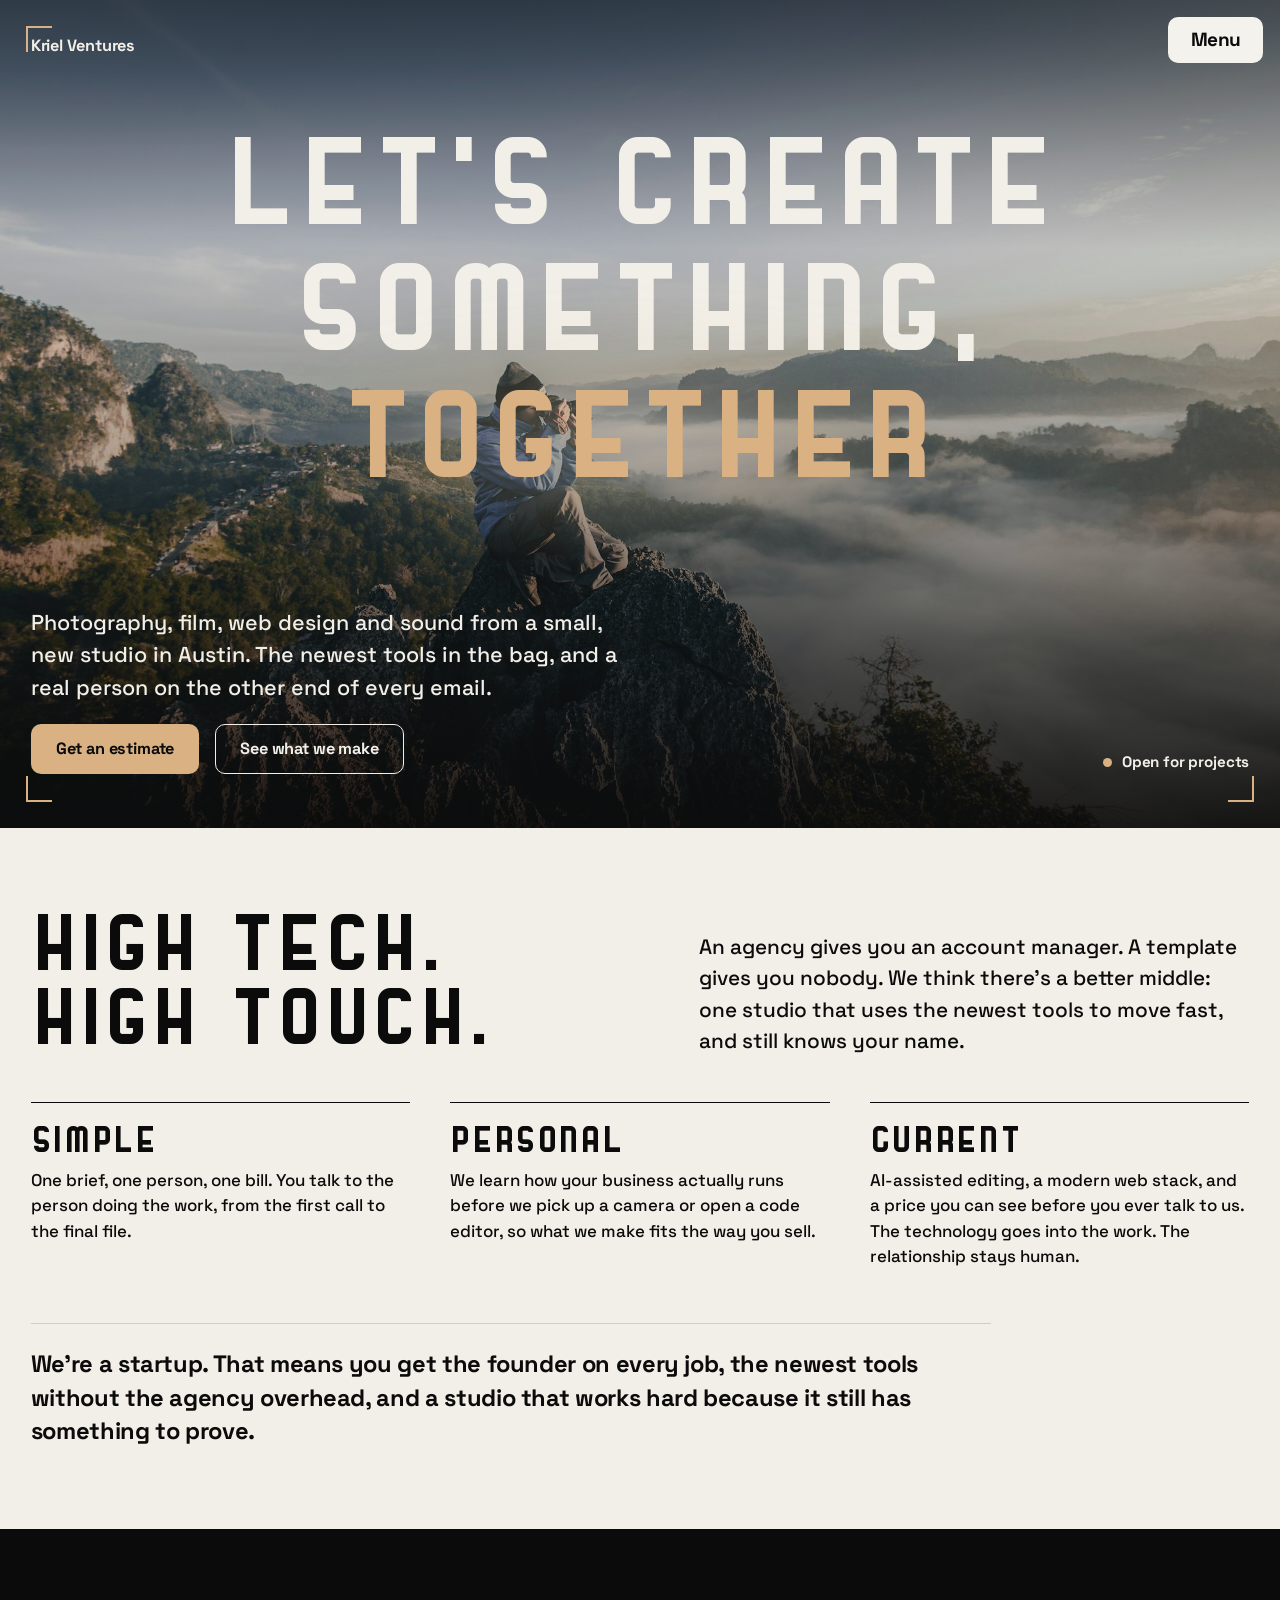
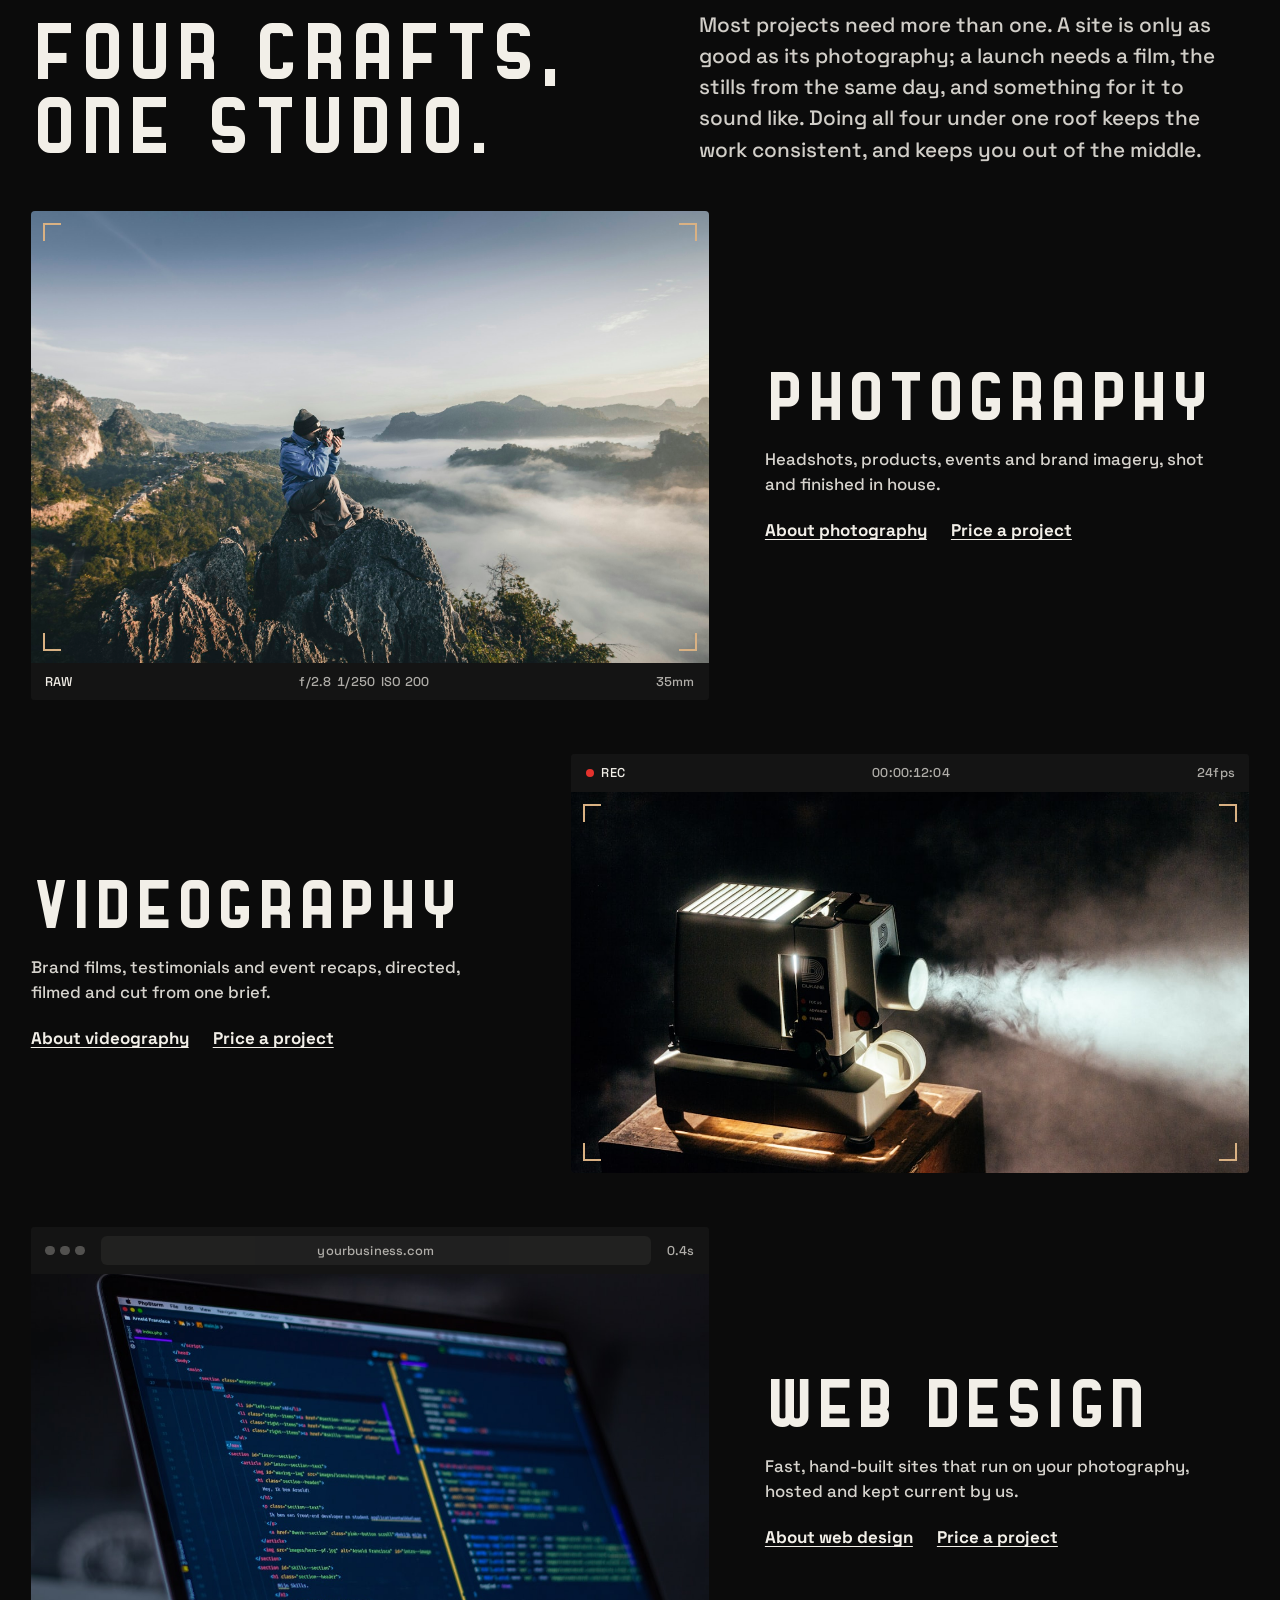
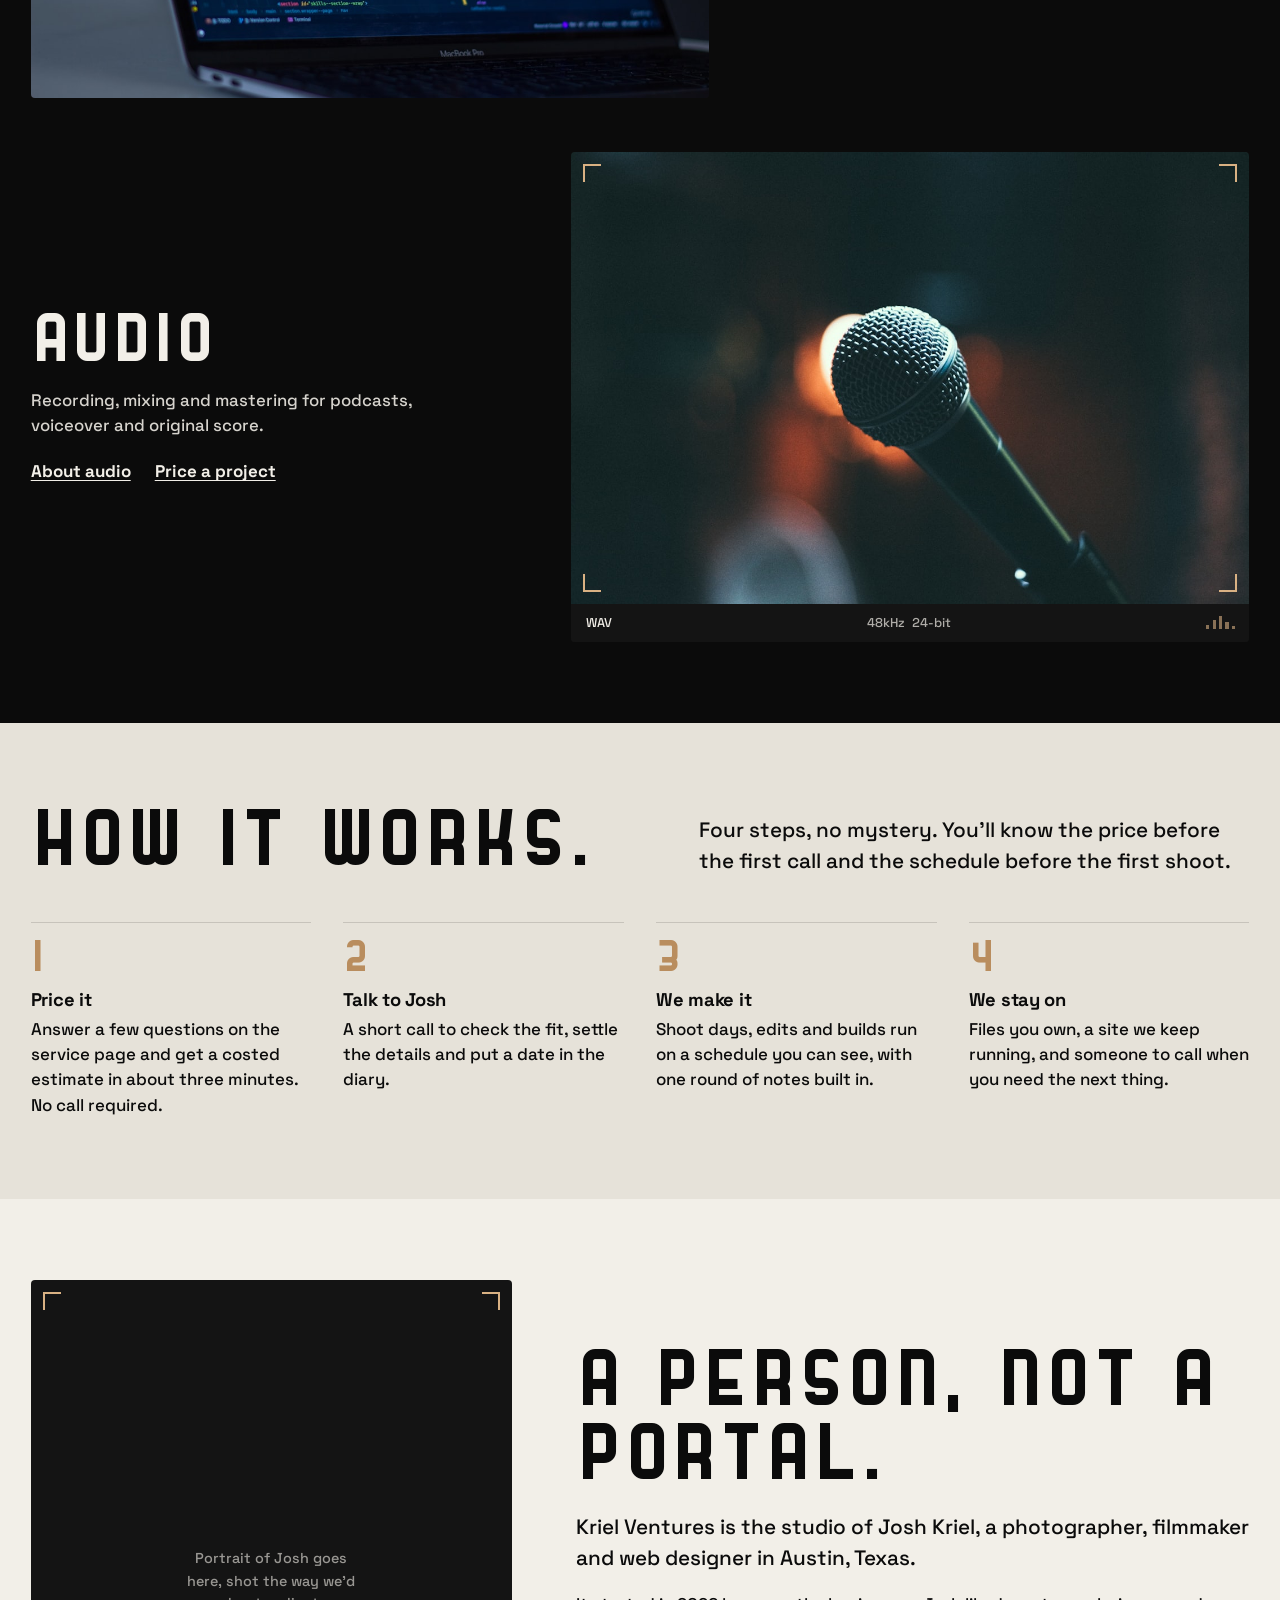
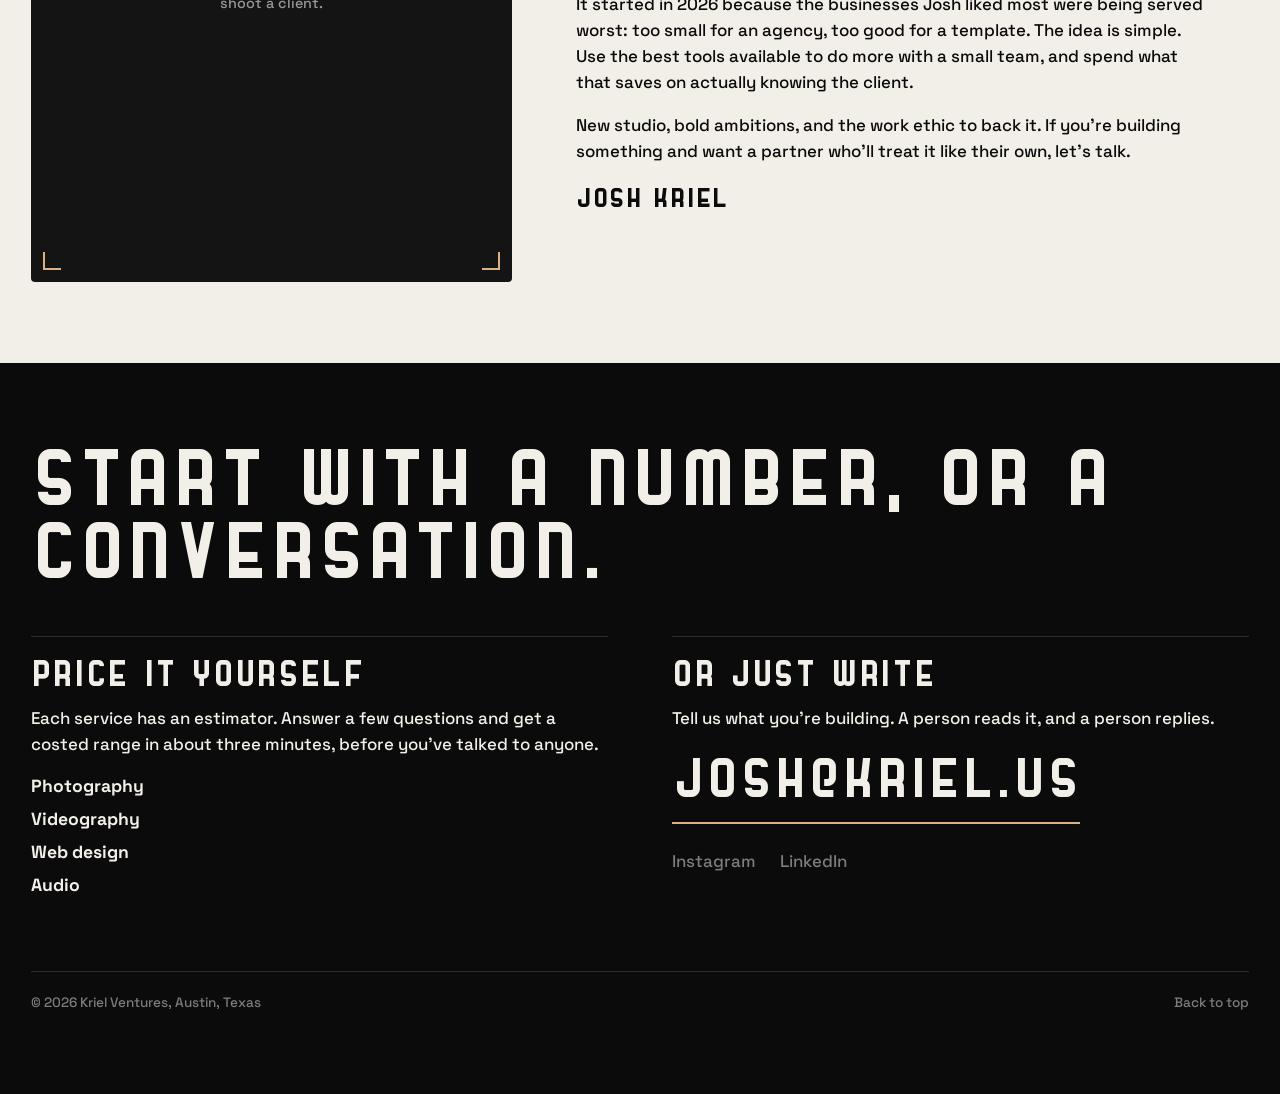
<file: index.html>
<!DOCTYPE html>
<html lang="en">
<head>
<meta charset="utf-8">
<meta name="viewport" content="width=device-width, initial-scale=1">
<title>Kriel Ventures — Photography, Videography, Web Design & Audio, Austin</title>
<meta name="description" content="A small, new studio in Austin making photography, film, websites and sound. High tech, high touch: the newest tools, and a real person on every job.">
<meta name="theme-color" content="#0B0B0B">
<link rel="icon" href="favicon.svg" type="image/svg+xml">
<link rel="icon" href="favicon.jpg" type="image/jpeg" sizes="512x512">

<!-- Social preview. Set og:url to the live domain once it's pointed. -->
<meta property="og:type" content="website">
<meta property="og:title" content="Kriel Ventures — Photography, Videography, Web Design & Audio">
<meta property="og:description" content="Four crafts, one studio, in Austin: photography, film, websites and sound.">
<meta property="og:image" content="images/photography-2000.jpg">
<meta name="twitter:card" content="summary_large_image">

<link rel="preconnect" href="https://fonts.googleapis.com">
<link rel="preconnect" href="https://fonts.gstatic.com" crossorigin>
<link href="https://fonts.googleapis.com/css2?family=Space+Grotesk:wght@500;700&display=swap" rel="stylesheet">
<link rel="preload" href="fonts/stadium.woff2" as="font" type="font/woff2" crossorigin>
<link rel="stylesheet" href="styles.css">
<link rel="stylesheet" href="v2.css">

<!-- Reveal animations only exist if JS does; without it everything is simply visible. -->
<script>document.documentElement.classList.add('js');</script>
</head>
<body>

<a class="skip-link" href="#content">Skip to content</a>

<button id="menu-toggle" class="menu-btn" aria-expanded="false" aria-controls="site-menu">
  <span class="menu-btn__label" data-open="Menu" data-close="Close">Menu</span>
</button>

<nav id="site-menu" class="menu" aria-label="Main" hidden>
  <div class="menu__inner">
    <p class="menu__eyebrow">Kriel Ventures</p>
    <ul class="menu__list">
      <li><a href="./" aria-current="page">Home</a></li>
      <li><a href="photography/">Photography</a></li>
      <li><a href="videography/">Videography</a></li>
      <li><a href="web-design/">Web design</a></li>
      <li><a href="audio/">Audio</a></li>
      <li><a href="#contact">Contact</a></li>
    </ul>
    <div class="menu__foot">
      <a href="mailto:josh@kriel.us">josh@kriel.us</a>
    </div>
  </div>
</nav>

<header class="kv-hero" id="top">
  <img class="kv-hero__img" src="images/photography-2000.jpg"
       srcset="images/photography-1200.jpg 1200w, images/photography-2000.jpg 2000w"
       sizes="100vw" alt="" fetchpriority="high" decoding="async">
  <div class="kv-hero__scrim" aria-hidden="true"></div>
  <div class="kv-corners" aria-hidden="true"></div>

  <p class="opening__mark"><a href="./">Kriel Ventures</a></p>

  <h1 class="opening__line">
    <span class="rise"><span>Let's create</span></span>
    <span class="rise"><span>something,</span></span>
    <span class="lift"><span class="glow"><em>together</em></span></span>
  </h1>

  <div class="kv-hero__foot">
    <div>
      <p class="kv-hero__sub">Photography, film, web design and sound from a small, new studio in Austin. The newest tools in the bag, and a real person on the other end of every email.</p>
      <div class="kv-actions">
        <a class="kv-btn kv-btn--primary" href="#contact">Get an estimate</a>
        <a class="kv-btn kv-btn--ghost" href="#work">See what we make</a>
      </div>
    </div>
    <p class="kv-live">Open for projects</p>
  </div>
</header>

<main id="content">

<section class="kv-section kv-section--bone" id="why">
  <div class="kv-wrap">
    <div class="kv-head">
      <h2 class="kv-h2">High tech. High touch.</h2>
      <p class="kv-lede">An agency gives you an account manager. A template gives you nobody. We think there's a better middle: one studio that uses the newest tools to move fast, and still knows your name.</p>
    </div>
    <div class="kv-why">
      <div>
        <h3 class="kv-h3">Simple</h3>
        <p>One brief, one person, one bill. You talk to the person doing the work, from the first call to the final file.</p>
      </div>
      <div>
        <h3 class="kv-h3">Personal</h3>
        <p>We learn how your business actually runs before we pick up a camera or open a code editor, so what we make fits the way you sell.</p>
      </div>
      <div>
        <h3 class="kv-h3">Current</h3>
        <p>AI-assisted editing, a modern web stack, and a price you can see before you ever talk to us. The technology goes into the work. The relationship stays human.</p>
      </div>
    </div>
    <p class="kv-plain">We're a startup. That means you get the founder on every job, the newest tools without the agency overhead, and a studio that works hard because it still has something to prove.</p>
  </div>
</section>

<section class="kv-section kv-section--dark" id="work">
  <div class="kv-wrap">
    <div class="kv-head">
      <h2 class="kv-h2">Four crafts, one studio.</h2>
      <p class="kv-lede">Most projects need more than one. A site is only as good as its photography; a launch needs a film, the stills from the same day, and something for it to sound like. Doing all four under one roof keeps the work consistent, and keeps you out of the middle.</p>
    </div>
    <div class="kv-frames">
      <article class="kv-craft" data-key="photography">
        <div class="kv-frame kv-frame--photo">
  <div class="kv-frame__pic"><img src="images/photography-1200.jpg" srcset="images/photography-1200.jpg 1200w, images/photography-2000.jpg 2000w" sizes="(min-width: 900px) 55vw, 100vw" alt="" loading="lazy" decoding="async"></div>
  <div class="kv-frame__bar"><span>RAW</span><span>f/2.8&nbsp;&nbsp;1/250&nbsp;&nbsp;ISO 200</span><span>35mm</span></div>
</div>
        <div class="kv-craft__text">
          <h3 class="kv-h2">Photography</h3>
          <p>Headshots, products, events and brand imagery, shot and finished in house.</p>
          <div class="kv-craft__links">
            <a class="kv-link" href="photography/">About photography</a>
            <a class="kv-link" href="photography/#costs">Price a project</a>
          </div>
        </div>
      </article>
      <article class="kv-craft" data-key="videography">
        <div class="kv-frame kv-frame--film">
  <div class="kv-frame__bar"><span class="kv-rec">REC</span><span>00:00:12:04</span><span>24fps</span></div>
  <div class="kv-frame__pic"><img src="images/videography-1200.jpg" srcset="images/videography-1200.jpg 1200w, images/videography-2000.jpg 2000w" sizes="(min-width: 900px) 55vw, 100vw" alt="" loading="lazy" decoding="async"></div>
</div>
        <div class="kv-craft__text">
          <h3 class="kv-h2">Videography</h3>
          <p>Brand films, testimonials and event recaps, directed, filmed and cut from one brief.</p>
          <div class="kv-craft__links">
            <a class="kv-link" href="videography/">About videography</a>
            <a class="kv-link" href="videography/#costs">Price a project</a>
          </div>
        </div>
      </article>
      <article class="kv-craft" data-key="web">
        <div class="kv-frame kv-frame--web">
  <div class="kv-frame__bar"><span class="kv-dots"><i></i><i></i><i></i></span><span class="kv-url">yourbusiness.com</span><span>0.4s</span></div>
  <div class="kv-frame__pic"><img src="images/webdesign-1200.jpg" srcset="images/webdesign-1200.jpg 1200w, images/webdesign-2000.jpg 2000w" sizes="(min-width: 900px) 55vw, 100vw" alt="" loading="lazy" decoding="async"></div>
</div>
        <div class="kv-craft__text">
          <h3 class="kv-h2">Web design</h3>
          <p>Fast, hand-built sites that run on your photography, hosted and kept current by us.</p>
          <div class="kv-craft__links">
            <a class="kv-link" href="web-design/">About web design</a>
            <a class="kv-link" href="web-design/#costs">Price a project</a>
          </div>
        </div>
      </article>
      <article class="kv-craft" data-key="audio">
        <div class="kv-frame kv-frame--audio">
  <div class="kv-frame__pic"><img src="images/audio-1200.jpg" srcset="images/audio-1200.jpg 1200w, images/audio-2000.jpg 2000w" sizes="(min-width: 900px) 55vw, 100vw" alt="" loading="lazy" decoding="async"></div>
  <div class="kv-frame__bar"><span>WAV</span><span>48kHz&nbsp;&nbsp;24-bit</span><span class="kv-meter" aria-hidden="true"><i></i><i></i><i></i><i></i><i></i></span></div>
</div>
        <div class="kv-craft__text">
          <h3 class="kv-h2">Audio</h3>
          <p>Recording, mixing and mastering for podcasts, voiceover and original score.</p>
          <div class="kv-craft__links">
            <a class="kv-link" href="audio/">About audio</a>
            <a class="kv-link" href="audio/#costs">Price a project</a>
          </div>
        </div>
      </article>
    </div>
  </div>
</section>

<section class="kv-section kv-section--bone2" id="how">
  <div class="kv-wrap">
    <div class="kv-head">
      <h2 class="kv-h2">How it works.</h2>
      <p class="kv-lede">Four steps, no mystery. You'll know the price before the first call and the schedule before the first shoot.</p>
    </div>
    <ol class="kv-steps">
      <li class="kv-step"><h3 class="kv-h3">Price it</h3><p>Answer a few questions on the service page and get a costed estimate in about three minutes. No call required.</p></li>
      <li class="kv-step"><h3 class="kv-h3">Talk to Josh</h3><p>A short call to check the fit, settle the details and put a date in the diary.</p></li>
      <li class="kv-step"><h3 class="kv-h3">We make it</h3><p>Shoot days, edits and builds run on a schedule you can see, with one round of notes built in.</p></li>
      <li class="kv-step"><h3 class="kv-h3">We stay on</h3><p>Files you own, a site we keep running, and someone to call when you need the next thing.</p></li>
    </ol>
  </div>
</section>

<section class="kv-section kv-section--bone" id="about">
  <div class="kv-wrap kv-about">
    <div class="kv-portrait">
      <p class="kv-portrait__note">Portrait of Josh goes here, shot the way we'd shoot a client.</p>
    </div>
    <div class="kv-about__text">
      <h2 class="kv-h2">A person, not a portal.</h2>
      <p class="kv-lede">Kriel Ventures is the studio of Josh Kriel, a photographer, filmmaker and web designer in Austin, Texas.</p>
      <p class="kv-p">It started in 2026 because the businesses Josh liked most were being served worst: too small for an agency, too good for a template. The idea is simple. Use the best tools available to do more with a small team, and spend what that saves on actually knowing the client.</p>
      <p class="kv-p">New studio, bold ambitions, and the work ethic to back it. If you're building something and want a partner who'll treat it like their own, let's talk.</p>
      <p class="kv-sign">Josh Kriel</p>
    </div>
  </div>
</section>

</main>

<section class="kv-section kv-section--dark" id="contact">
  <div class="kv-wrap">
    <h2 class="kv-h2">Start with a number, or a conversation.</h2>
    <div class="kv-contact">
      <div class="kv-contact__col">
        <h3 class="kv-h3">Price it yourself</h3>
        <p class="kv-p">Each service has an estimator. Answer a few questions and get a costed range in about three minutes, before you've talked to anyone.</p>
        <div class="kv-contact__list">
      <a href="photography/#costs">Photography</a>
      <a href="videography/#costs">Videography</a>
      <a href="web-design/#costs">Web design</a>
      <a href="audio/#costs">Audio</a>
        </div>
      </div>
      <div class="kv-contact__col">
        <h3 class="kv-h3">Or just write</h3>
        <p class="kv-p">Tell us what you're building. A person reads it, and a person replies.</p>
        <a class="kv-email" href="mailto:josh@kriel.us">josh@kriel.us</a>
        <div class="kv-social">
          <a href="https://www.instagram.com/jkriel_/" target="_blank" rel="noopener noreferrer">Instagram</a>
          <a href="https://www.linkedin.com/in/josh-kriel-aaa353429/" target="_blank" rel="noopener noreferrer">LinkedIn</a>
        </div>
      </div>
    </div>
    <div class="kv-foot">
      <p>&copy; <span id="year">2026</span> Kriel Ventures, Austin, Texas</p>
      <p><a href="#top">Back to top</a></p>
    </div>
  </div>
</section>

<script src="main.js"></script>
</body>
</html>
</file>
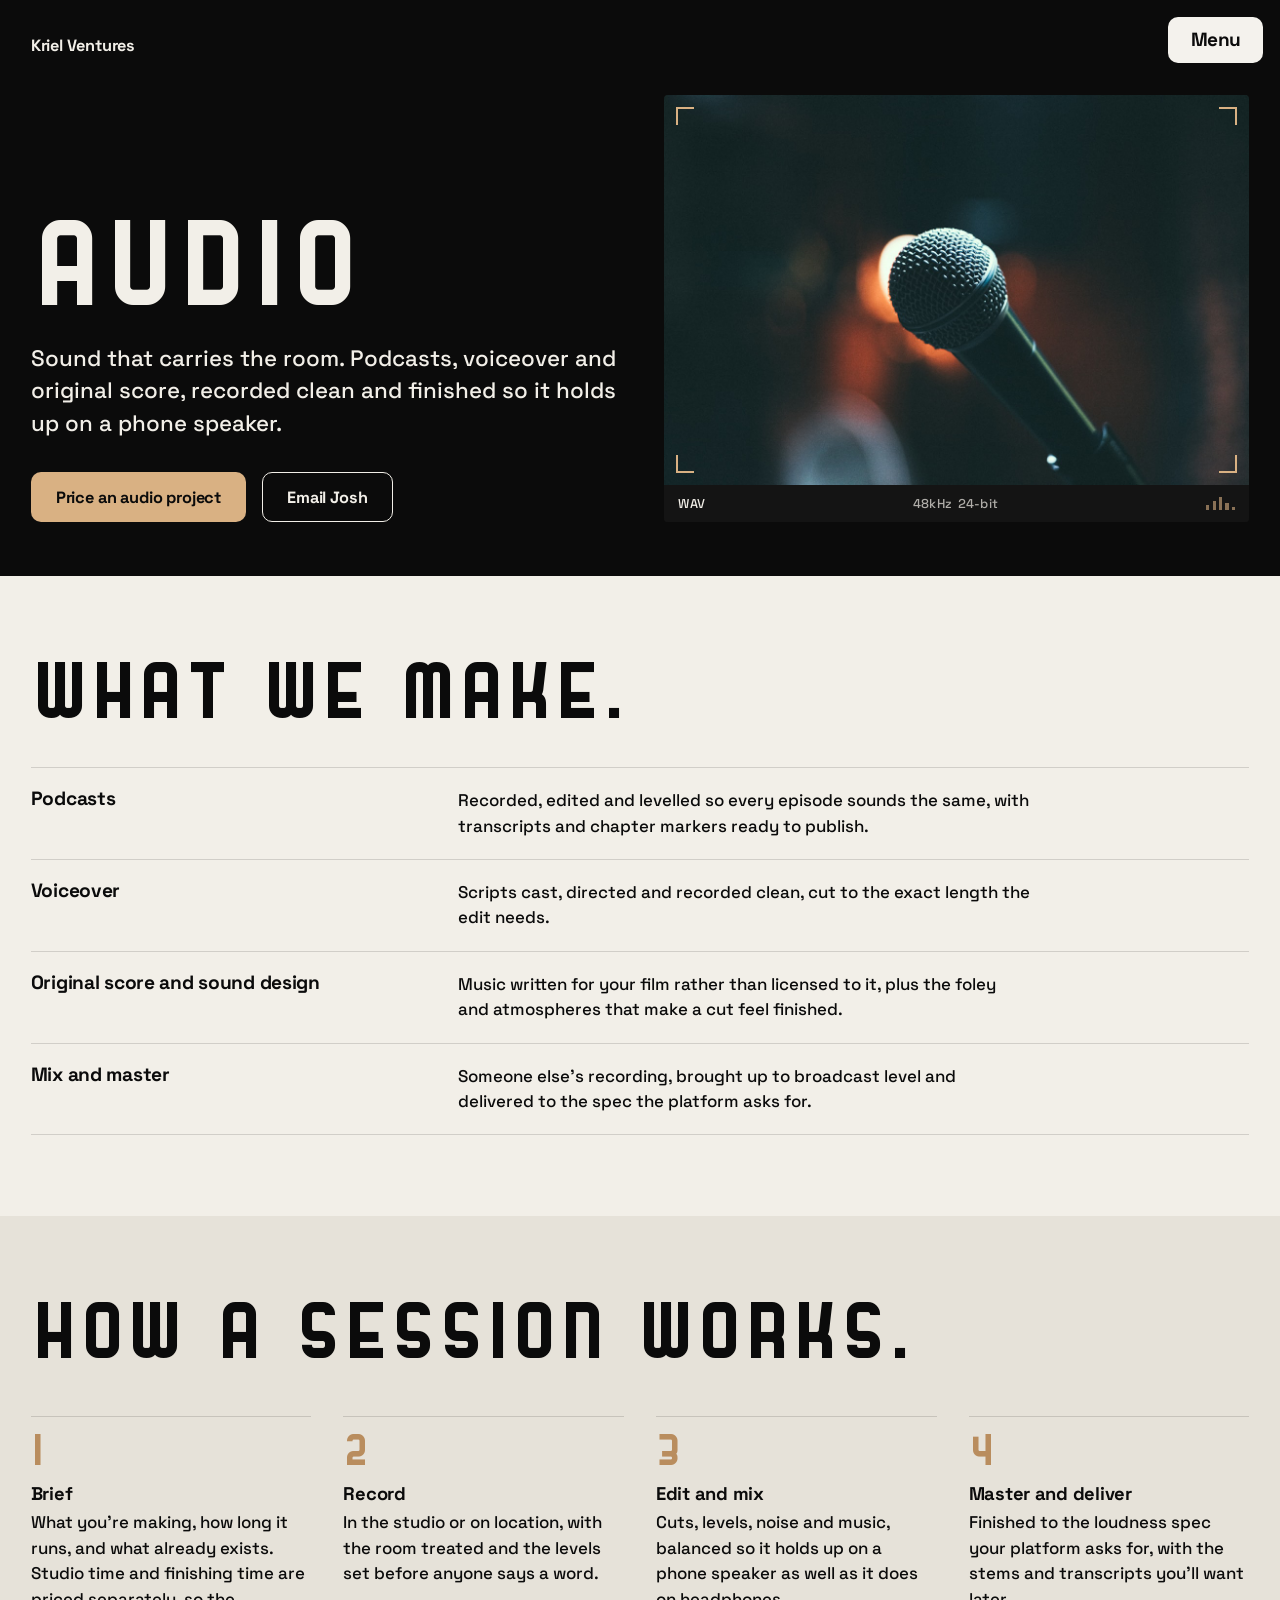
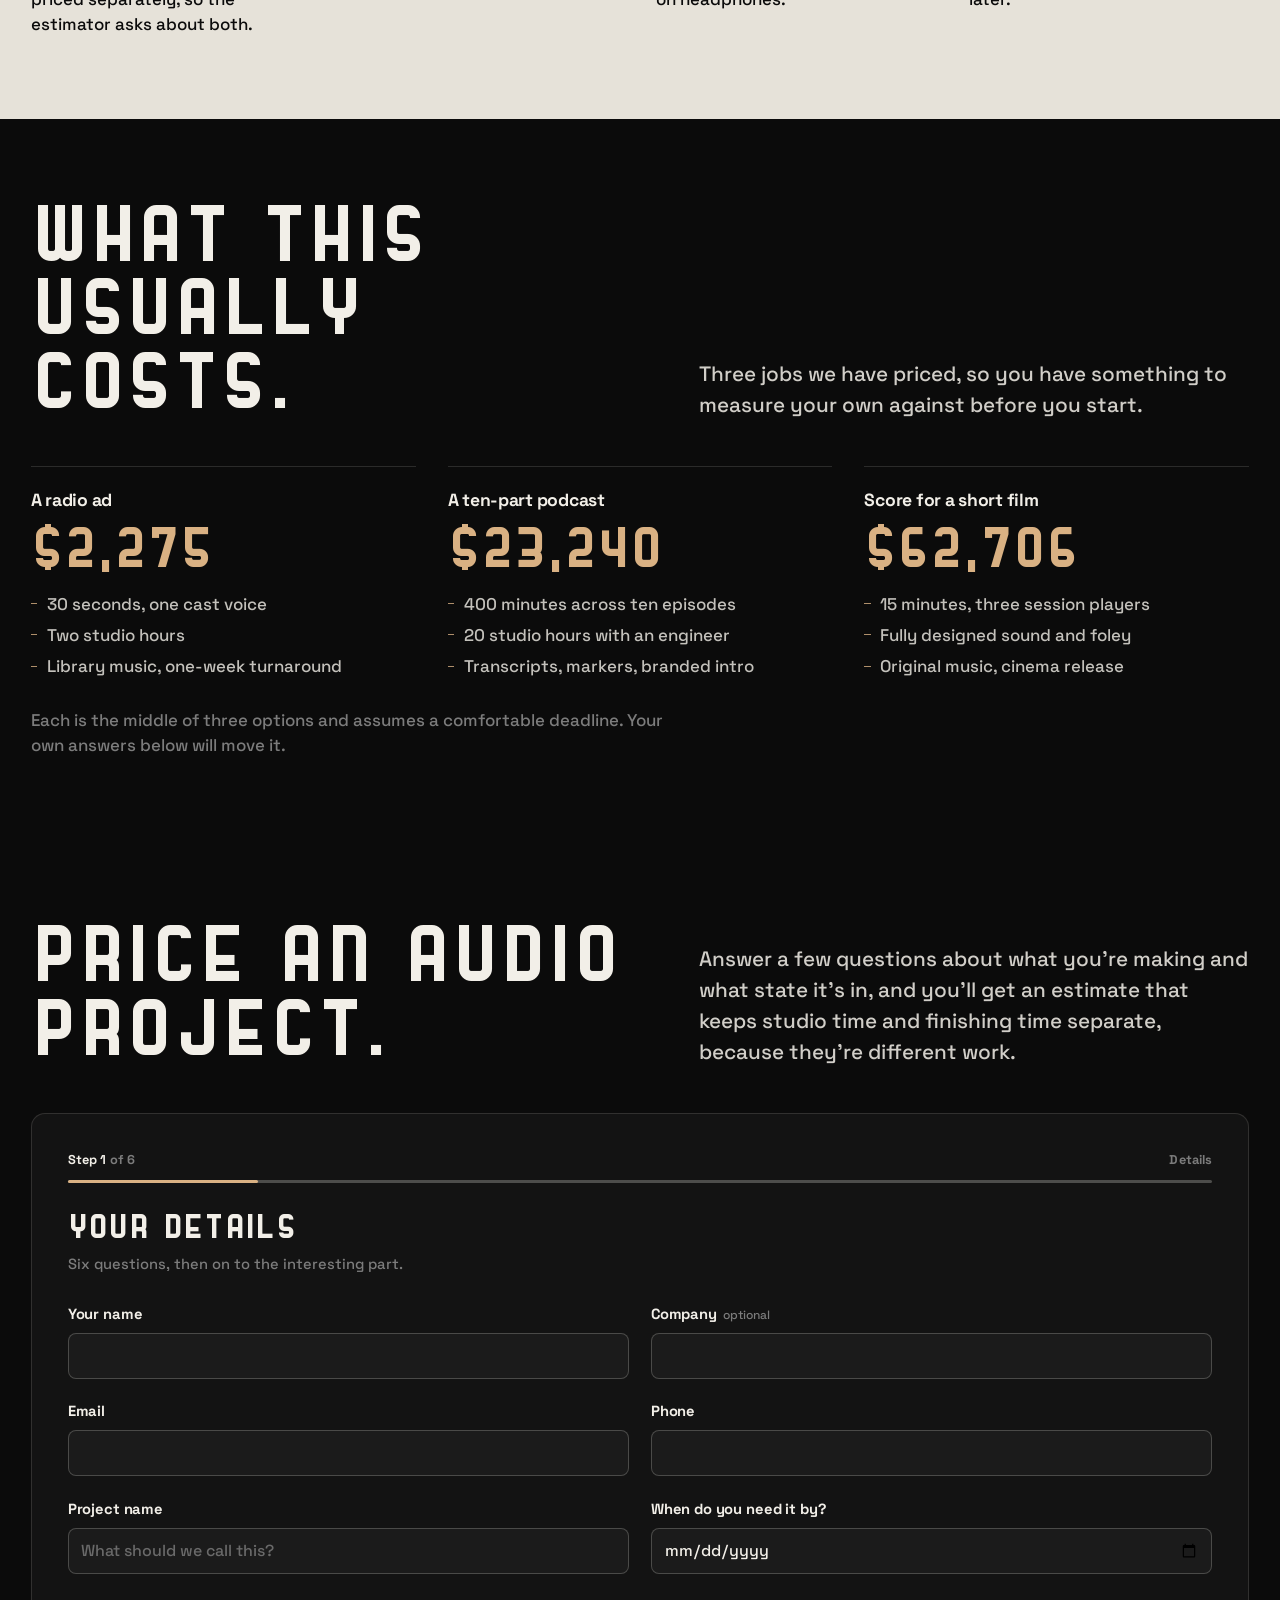
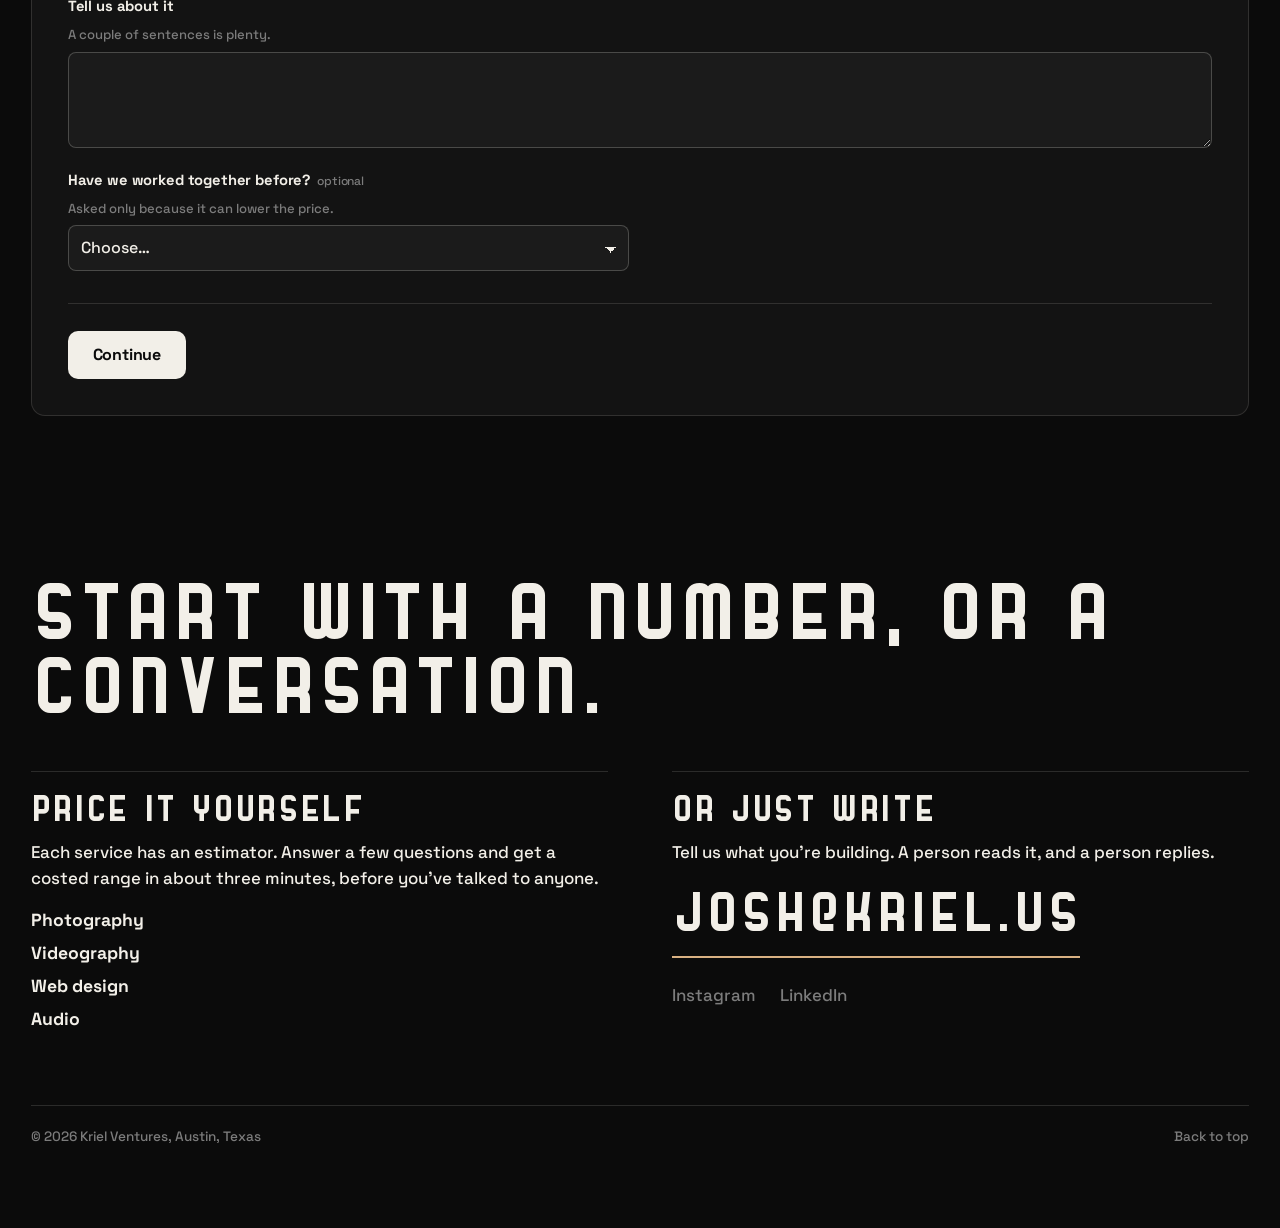
<file: audio/index.html>
<!DOCTYPE html>
<html lang="en">
<head>
<meta charset="utf-8">
<meta name="viewport" content="width=device-width, initial-scale=1">
<title>Audio — Kriel Ventures</title>
<meta name="description" content="Audio at Kriel Ventures, Austin. Recording, mixing and mastering for podcasts, voiceover and original score.">
<meta name="theme-color" content="#0B0B0B">
<link rel="icon" href="../favicon.svg" type="image/svg+xml">
<link rel="icon" href="../favicon.jpg" type="image/jpeg" sizes="512x512">

<meta property="og:type" content="website">
<meta property="og:title" content="Audio — Kriel Ventures">
<meta property="og:description" content="Audio at Kriel Ventures, Austin. Recording, mixing and mastering for podcasts, voiceover and original score.">
<meta property="og:image" content="../images/audio-2000.jpg">
<meta name="twitter:card" content="summary_large_image">

<link rel="preconnect" href="https://fonts.googleapis.com">
<link rel="preconnect" href="https://fonts.gstatic.com" crossorigin>
<link href="https://fonts.googleapis.com/css2?family=Space+Grotesk:wght@500;700&display=swap" rel="stylesheet">
<link rel="preload" href="../fonts/stadium.woff2" as="font" type="font/woff2" crossorigin>
<link rel="stylesheet" href="../styles.css">
<link rel="stylesheet" href="../v2.css">
<link rel="stylesheet" href="../pg.css">

<!-- Reveal animations only exist if JS does; without it everything is simply visible. -->
<script>document.documentElement.classList.add('js');</script>
</head>
<body>

<a class="skip-link" href="#content">Skip to content</a>

<button id="menu-toggle" class="menu-btn" aria-expanded="false" aria-controls="site-menu">
  <span class="menu-btn__label" data-open="Menu" data-close="Close">Menu</span>
</button>

<nav id="site-menu" class="menu" aria-label="Main" hidden>
  <div class="menu__inner">
    <p class="menu__eyebrow">Kriel Ventures</p>
    <ul class="menu__list">
      <li><a href="../">Home</a></li>
      <li><a href="../photography/">Photography</a></li>
      <li><a href="../videography/">Videography</a></li>
      <li><a href="../web-design/">Web design</a></li>
      <li><a href="./" aria-current="page">Audio</a></li>
      <li><a href="../#contact">Contact</a></li>
    </ul>
    <div class="menu__foot">
      <a href="mailto:josh@kriel.us">josh@kriel.us</a>
    </div>
  </div>
</nav>

<header class="kv-svc-hero" id="top" data-key="audio">
  <p class="opening__mark"><a href="../">Kriel Ventures</a></p>
  <div class="kv-svc-hero__grid">
    <div>
      <h1 class="kv-svc-hero__title"><span class="rise"><span>Audio</span></span></h1>
      <p class="kv-svc-hero__pitch">Sound that carries the room. Podcasts, voiceover and original score, recorded clean and finished so it holds up on a phone speaker.</p>
      <div class="kv-actions">
        <a class="kv-btn kv-btn--primary" href="#costs">Price an audio project</a>
        <a class="kv-btn kv-btn--ghost" href="mailto:josh@kriel.us">Email Josh</a>
      </div>
    </div>
    <div class="kv-frame kv-frame--audio">
  <div class="kv-frame__pic"><img src="../images/audio-1200.jpg" srcset="../images/audio-1200.jpg 1200w, ../images/audio-2000.jpg 2000w" sizes="(min-width: 900px) 45vw, 100vw" alt="" loading="lazy" decoding="async"></div>
  <div class="kv-frame__bar"><span>WAV</span><span>48kHz&nbsp;&nbsp;24-bit</span><span class="kv-meter" aria-hidden="true"><i></i><i></i><i></i><i></i><i></i></span></div>
</div>
  </div>
</header>

<main id="content">

<section class="kv-section kv-section--bone">
  <div class="kv-wrap">
    <h2 class="kv-h2">What we make.</h2>
    <div class="kv-list">
      <div><h3 class="kv-h3">Podcasts</h3><p>Recorded, edited and levelled so every episode sounds the same, with transcripts and chapter markers ready to publish.</p></div>
      <div><h3 class="kv-h3">Voiceover</h3><p>Scripts cast, directed and recorded clean, cut to the exact length the edit needs.</p></div>
      <div><h3 class="kv-h3">Original score and sound design</h3><p>Music written for your film rather than licensed to it, plus the foley and atmospheres that make a cut feel finished.</p></div>
      <div><h3 class="kv-h3">Mix and master</h3><p>Someone else's recording, brought up to broadcast level and delivered to the spec the platform asks for.</p></div>
    </div>
  </div>
</section>

<section class="kv-section kv-section--bone2">
  <div class="kv-wrap">
    <h2 class="kv-h2">How a session works.</h2>
    <ol class="kv-steps">
      <li class="kv-step"><h3 class="kv-h3">Brief</h3><p>What you're making, how long it runs, and what already exists. Studio time and finishing time are priced separately, so the estimator asks about both.</p></li>
      <li class="kv-step"><h3 class="kv-h3">Record</h3><p>In the studio or on location, with the room treated and the levels set before anyone says a word.</p></li>
      <li class="kv-step"><h3 class="kv-h3">Edit and mix</h3><p>Cuts, levels, noise and music, balanced so it holds up on a phone speaker as well as it does on headphones.</p></li>
      <li class="kv-step"><h3 class="kv-h3">Master and deliver</h3><p>Finished to the loudness spec your platform asks for, with the stems and transcripts you'll want later.</p></li>
    </ol>
  </div>
</section>

<section class="kv-section kv-section--dark" id="costs">
  <div class="kv-wrap">
    <div class="kv-head">
      <h2 class="kv-h2">What this usually costs.</h2>
      <p class="kv-lede">Three jobs we have priced, so you have something to measure your own against before you start.</p>
    </div>
    <ul class="kv-prices">
      <li class="kv-price"><p class="kv-price__name">A radio ad</p><p class="kv-price__num">$2,275</p><ul><li>30 seconds, one cast voice</li><li>Two studio hours</li><li>Library music, one-week turnaround</li></ul></li>
      <li class="kv-price"><p class="kv-price__name">A ten-part podcast</p><p class="kv-price__num">$23,240</p><ul><li>400 minutes across ten episodes</li><li>20 studio hours with an engineer</li><li>Transcripts, markers, branded intro</li></ul></li>
      <li class="kv-price"><p class="kv-price__name">Score for a short film</p><p class="kv-price__num">$62,706</p><ul><li>15 minutes, three session players</li><li>Fully designed sound and foley</li><li>Original music, cinema release</li></ul></li>
    </ul>
    <p class="kv-prices-foot">Each is the middle of three options and assumes a comfortable deadline. Your own answers below will move it.</p>
  </div>
</section>

<!-- ── Proposal generator ───────────────────────────────────────────────
     pg.js builds the estimator into #pg-app. The form below is deliberately
     in the static markup: Netlify registers forms by parsing deployed HTML,
     so one created by script would never receive a submission.
     ------------------------------------------------------------------- -->
<section class="kv-section kv-section--dark" id="estimate" data-key="audio" aria-labelledby="pg-title">
  <div class="kv-wrap">
    <div class="kv-head">
      <h2 class="kv-h2" id="pg-title">Price an audio project.</h2>
      <p class="kv-lede">Answer a few questions about what you're making and what state it's in, and you'll get an estimate that keeps studio time and finishing time separate, because they're different work.</p>
    </div>

    <div class="pg__app" id="pg-app">
      <noscript>
        <p class="pg__noscript">The estimator needs JavaScript, which is off in
        this browser. Email <a href="mailto:josh@kriel.us">josh@kriel.us</a> with
        what you have in mind and you'll get the same answer from a person,
        usually within a day.</p>
      </noscript>
    </div>

    <form id="pg-form" name="proposal" method="POST" data-netlify="true"
          netlify-honeypot="bot-field" hidden>
      <input type="hidden" name="form-name" value="proposal">
      <p hidden><label>Leave this empty: <input name="bot-field"></label></p>
      <input type="hidden" name="service">
      <input type="hidden" name="client_name">
      <input type="hidden" name="client_email">
      <input type="hidden" name="client_phone">
      <input type="hidden" name="client_company">
      <input type="hidden" name="project_name">
      <input type="hidden" name="target_date">
      <input type="hidden" name="template">
      <input type="hidden" name="estimate_low">
      <input type="hidden" name="estimate_high">
      <input type="hidden" name="confidence">
      <textarea name="summary"></textarea>
      <textarea name="thankyou_email"></textarea>
    </form>
  </div>
</section>

</main>

<section class="kv-section kv-section--dark" id="contact">
  <div class="kv-wrap">
    <h2 class="kv-h2">Start with a number, or a conversation.</h2>
    <div class="kv-contact">
      <div class="kv-contact__col">
        <h3 class="kv-h3">Price it yourself</h3>
        <p class="kv-p">Each service has an estimator. Answer a few questions and get a costed range in about three minutes, before you've talked to anyone.</p>
        <div class="kv-contact__list">
      <a href="../photography/#costs">Photography</a>
      <a href="../videography/#costs">Videography</a>
      <a href="../web-design/#costs">Web design</a>
      <a href="../audio/#costs">Audio</a>
        </div>
      </div>
      <div class="kv-contact__col">
        <h3 class="kv-h3">Or just write</h3>
        <p class="kv-p">Tell us what you're building. A person reads it, and a person replies.</p>
        <a class="kv-email" href="mailto:josh@kriel.us">josh@kriel.us</a>
        <div class="kv-social">
          <a href="https://www.instagram.com/jkriel_/" target="_blank" rel="noopener noreferrer">Instagram</a>
          <a href="https://www.linkedin.com/in/josh-kriel-aaa353429/" target="_blank" rel="noopener noreferrer">LinkedIn</a>
        </div>
      </div>
    </div>
    <div class="kv-foot">
      <p>&copy; <span id="year">2026</span> Kriel Ventures, Austin, Texas</p>
      <p><a href="#top">Back to top</a></p>
    </div>
  </div>
</section>

<script src="../main.js"></script>
<script src="../pg-intake.js"></script>
<script src="../pg-audio.js"></script>
<script src="../pg.js"></script>
</body>
</html>
</file>
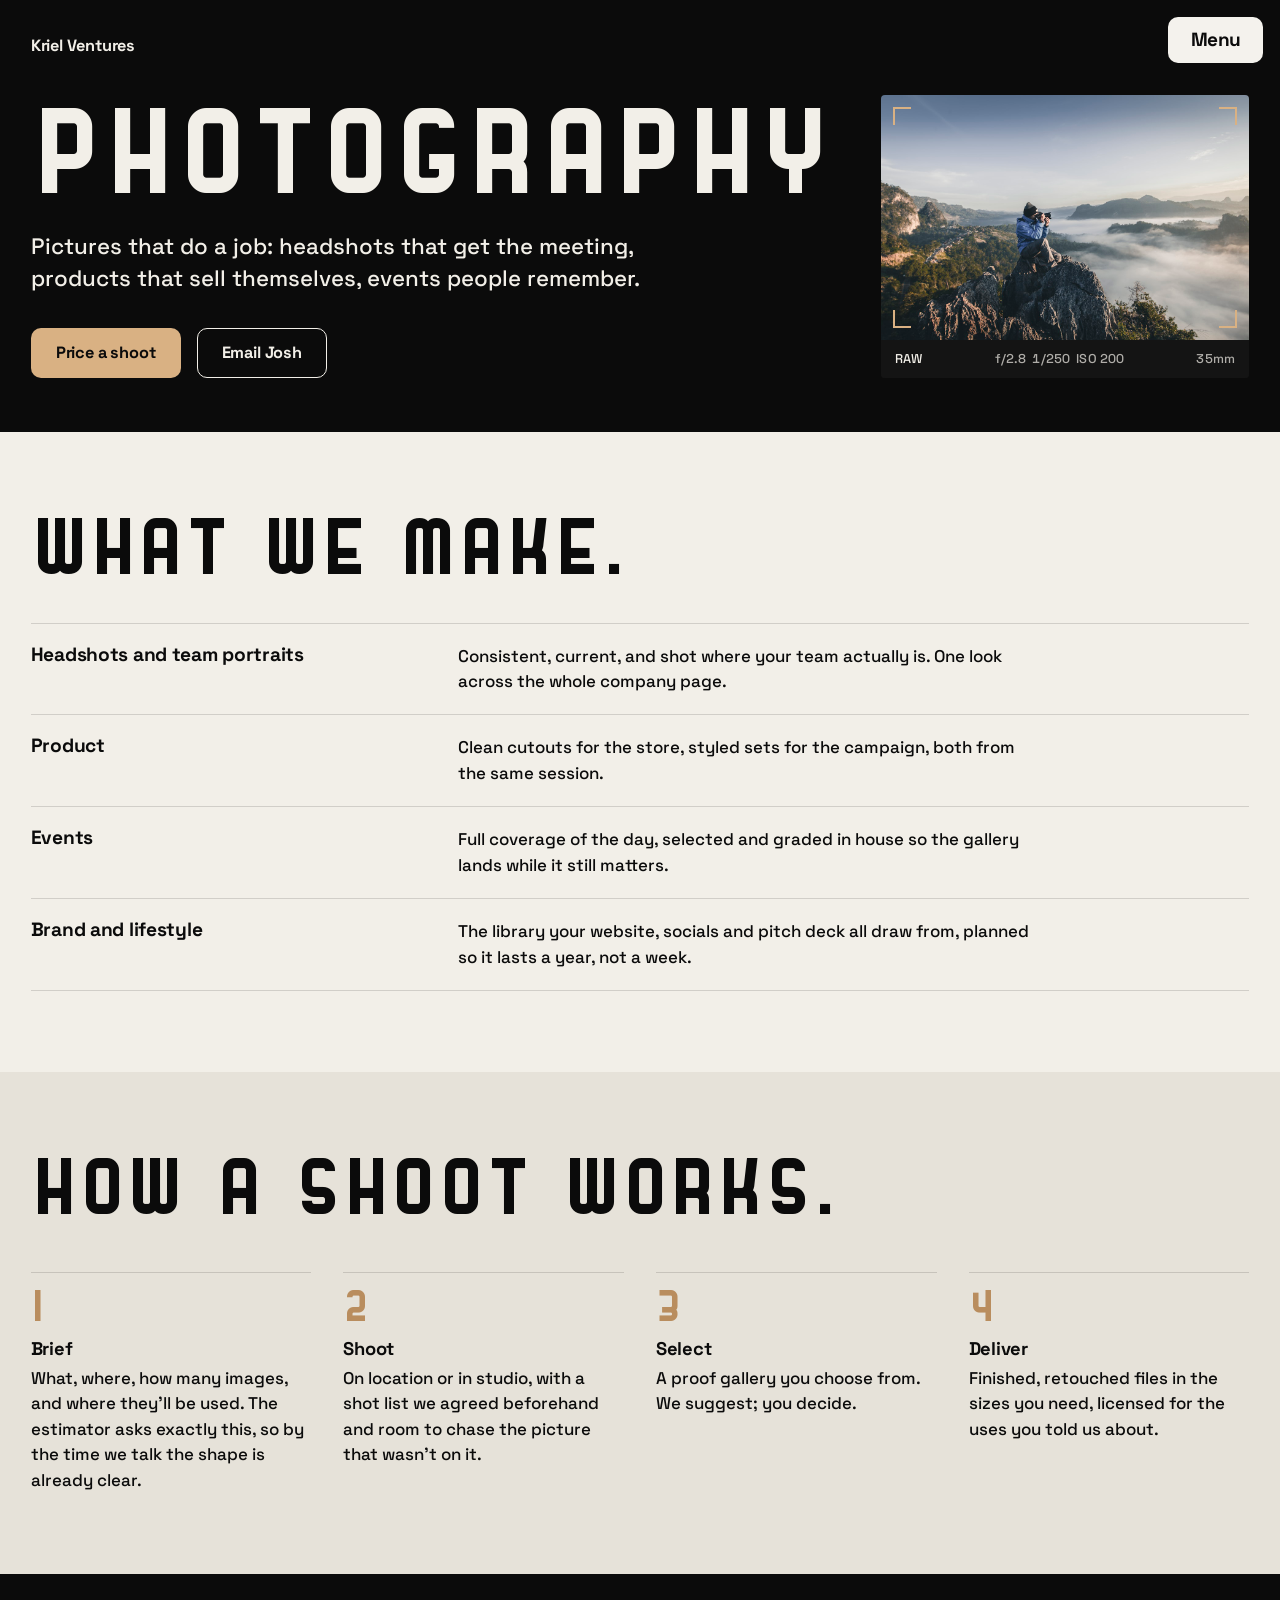
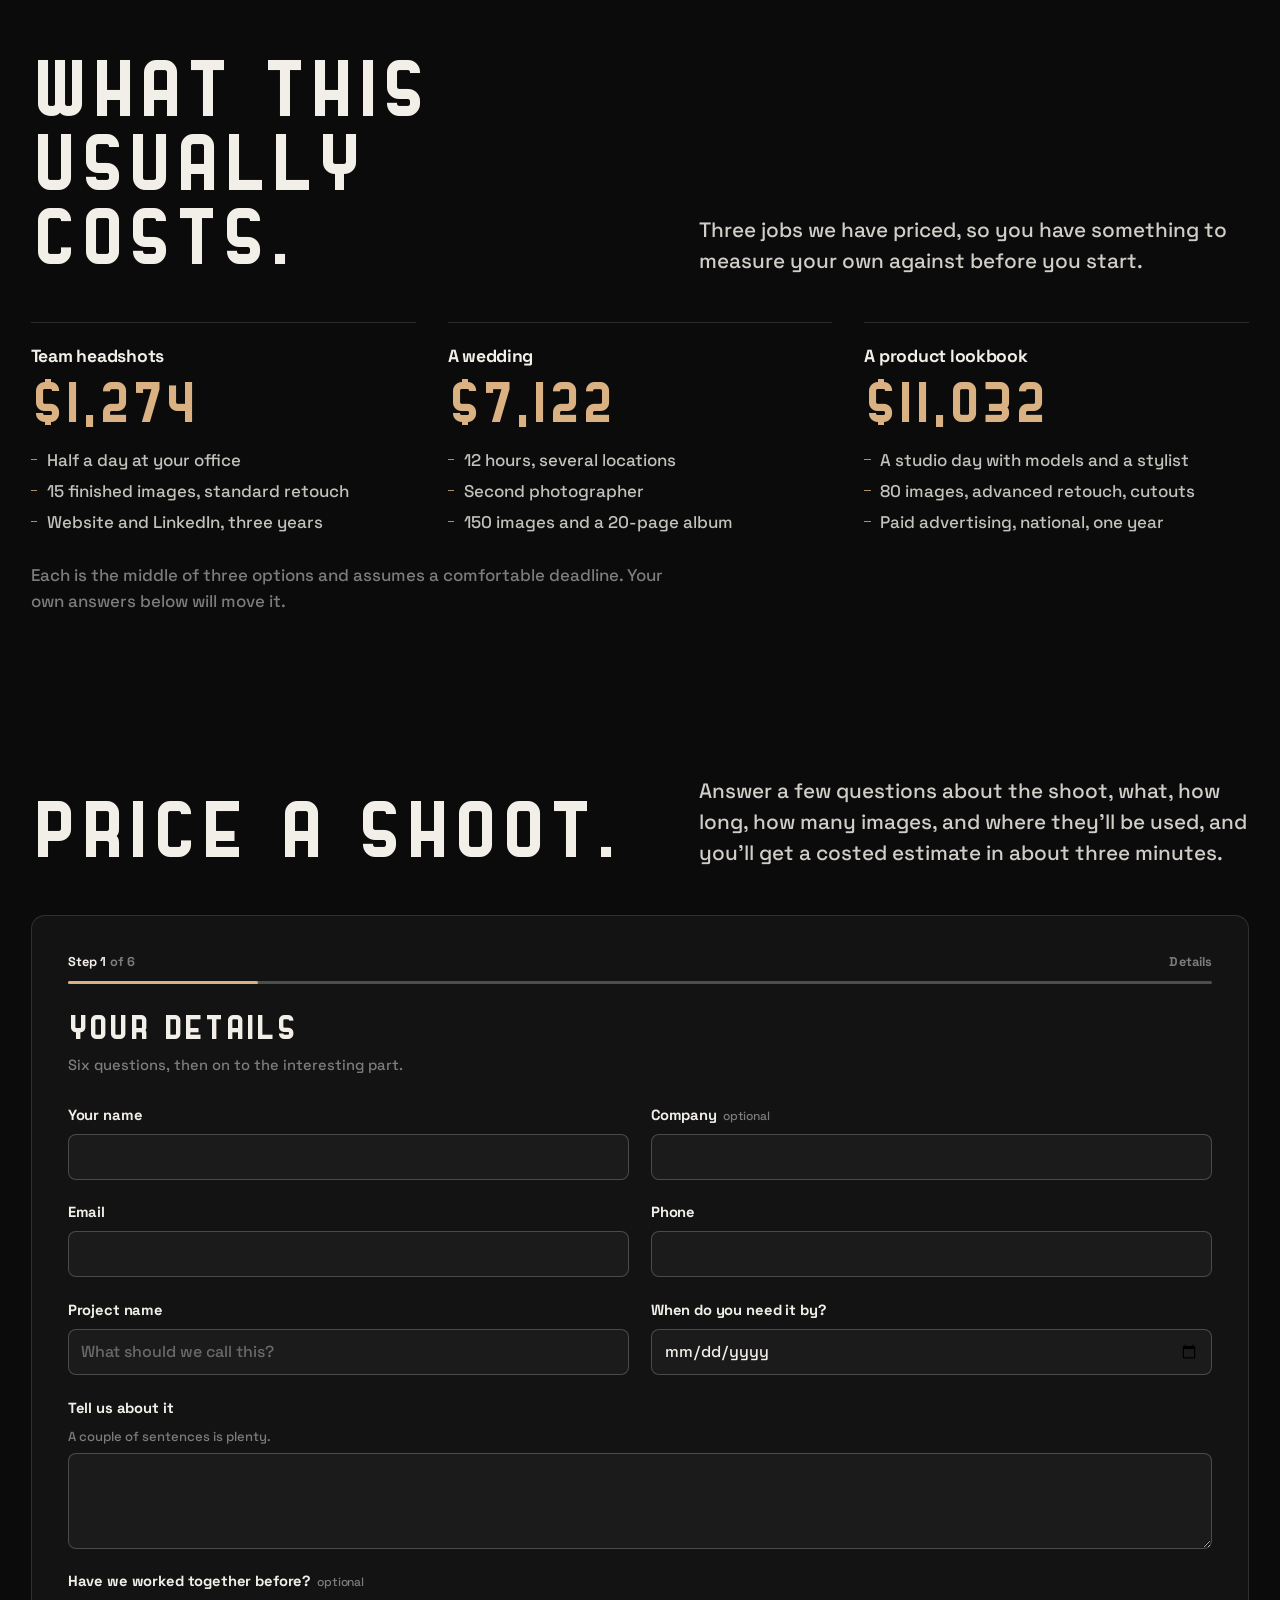
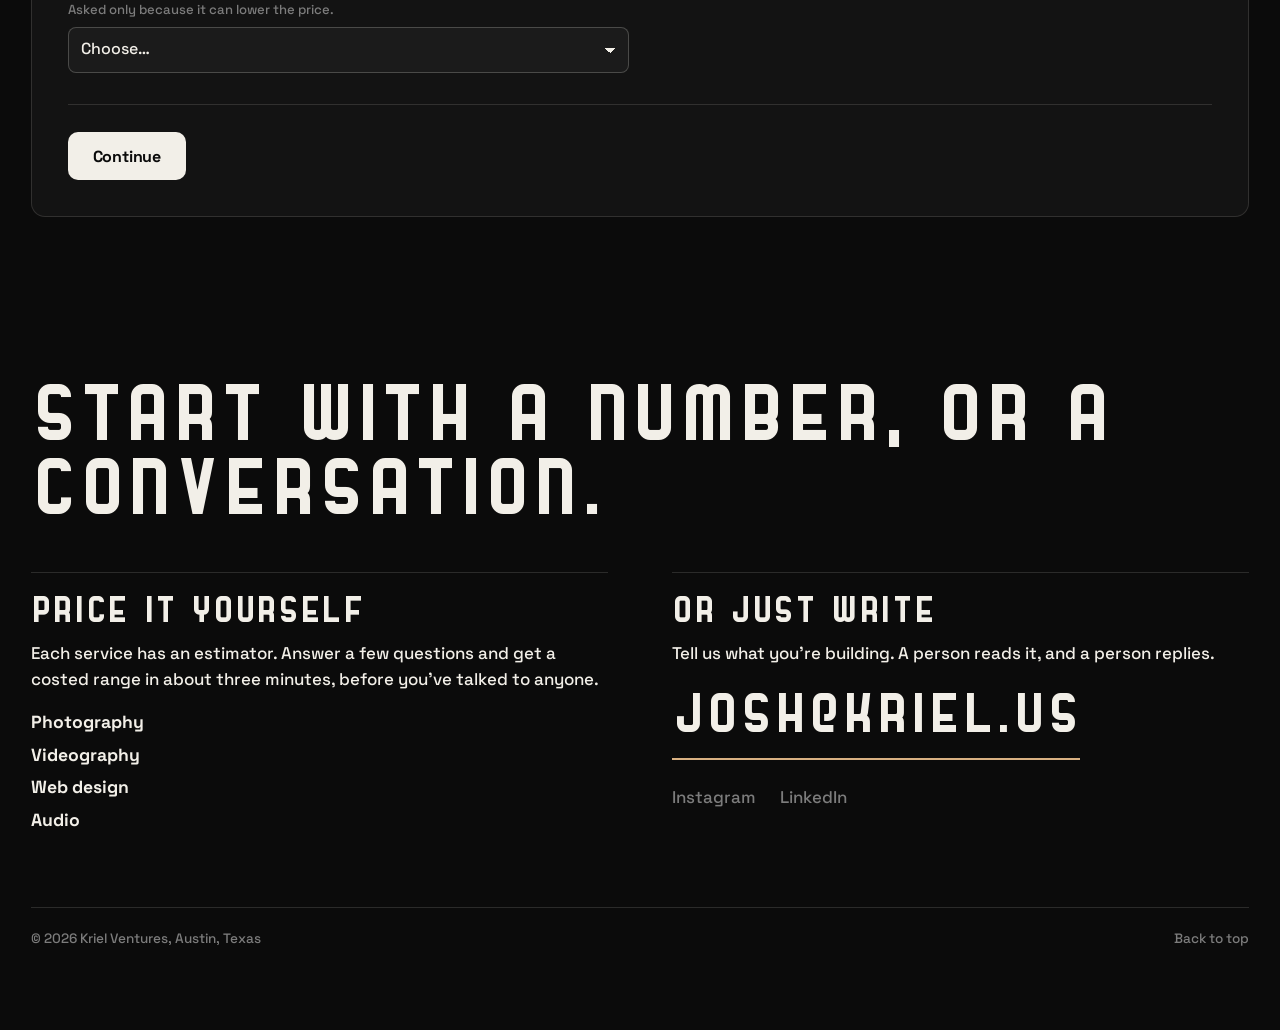
<file: photography/index.html>
<!DOCTYPE html>
<html lang="en">
<head>
<meta charset="utf-8">
<meta name="viewport" content="width=device-width, initial-scale=1">
<title>Photography — Kriel Ventures</title>
<meta name="description" content="Photography at Kriel Ventures, Austin. Headshots, products, events and brand imagery, shot and finished in house.">
<meta name="theme-color" content="#0B0B0B">
<link rel="icon" href="../favicon.svg" type="image/svg+xml">
<link rel="icon" href="../favicon.jpg" type="image/jpeg" sizes="512x512">

<meta property="og:type" content="website">
<meta property="og:title" content="Photography — Kriel Ventures">
<meta property="og:description" content="Photography at Kriel Ventures, Austin. Headshots, products, events and brand imagery, shot and finished in house.">
<meta property="og:image" content="../images/photography-2000.jpg">
<meta name="twitter:card" content="summary_large_image">

<link rel="preconnect" href="https://fonts.googleapis.com">
<link rel="preconnect" href="https://fonts.gstatic.com" crossorigin>
<link href="https://fonts.googleapis.com/css2?family=Space+Grotesk:wght@500;700&display=swap" rel="stylesheet">
<link rel="preload" href="../fonts/stadium.woff2" as="font" type="font/woff2" crossorigin>
<link rel="stylesheet" href="../styles.css">
<link rel="stylesheet" href="../v2.css">
<link rel="stylesheet" href="../pg.css">

<!-- Reveal animations only exist if JS does; without it everything is simply visible. -->
<script>document.documentElement.classList.add('js');</script>
</head>
<body>

<a class="skip-link" href="#content">Skip to content</a>

<button id="menu-toggle" class="menu-btn" aria-expanded="false" aria-controls="site-menu">
  <span class="menu-btn__label" data-open="Menu" data-close="Close">Menu</span>
</button>

<nav id="site-menu" class="menu" aria-label="Main" hidden>
  <div class="menu__inner">
    <p class="menu__eyebrow">Kriel Ventures</p>
    <ul class="menu__list">
      <li><a href="../">Home</a></li>
      <li><a href="./" aria-current="page">Photography</a></li>
      <li><a href="../videography/">Videography</a></li>
      <li><a href="../web-design/">Web design</a></li>
      <li><a href="../audio/">Audio</a></li>
      <li><a href="../#contact">Contact</a></li>
    </ul>
    <div class="menu__foot">
      <a href="mailto:josh@kriel.us">josh@kriel.us</a>
    </div>
  </div>
</nav>

<header class="kv-svc-hero" id="top" data-key="photography">
  <p class="opening__mark"><a href="../">Kriel Ventures</a></p>
  <div class="kv-svc-hero__grid">
    <div>
      <h1 class="kv-svc-hero__title"><span class="rise"><span>Photography</span></span></h1>
      <p class="kv-svc-hero__pitch">Pictures that do a job: headshots that get the meeting, products that sell themselves, events people remember.</p>
      <div class="kv-actions">
        <a class="kv-btn kv-btn--primary" href="#costs">Price a shoot</a>
        <a class="kv-btn kv-btn--ghost" href="mailto:josh@kriel.us">Email Josh</a>
      </div>
    </div>
    <div class="kv-frame kv-frame--photo">
  <div class="kv-frame__pic"><img src="../images/photography-1200.jpg" srcset="../images/photography-1200.jpg 1200w, ../images/photography-2000.jpg 2000w" sizes="(min-width: 900px) 45vw, 100vw" alt="" loading="lazy" decoding="async"></div>
  <div class="kv-frame__bar"><span>RAW</span><span>f/2.8&nbsp;&nbsp;1/250&nbsp;&nbsp;ISO 200</span><span>35mm</span></div>
</div>
  </div>
</header>

<main id="content">

<section class="kv-section kv-section--bone">
  <div class="kv-wrap">
    <h2 class="kv-h2">What we make.</h2>
    <div class="kv-list">
      <div><h3 class="kv-h3">Headshots and team portraits</h3><p>Consistent, current, and shot where your team actually is. One look across the whole company page.</p></div>
      <div><h3 class="kv-h3">Product</h3><p>Clean cutouts for the store, styled sets for the campaign, both from the same session.</p></div>
      <div><h3 class="kv-h3">Events</h3><p>Full coverage of the day, selected and graded in house so the gallery lands while it still matters.</p></div>
      <div><h3 class="kv-h3">Brand and lifestyle</h3><p>The library your website, socials and pitch deck all draw from, planned so it lasts a year, not a week.</p></div>
    </div>
  </div>
</section>

<section class="kv-section kv-section--bone2">
  <div class="kv-wrap">
    <h2 class="kv-h2">How a shoot works.</h2>
    <ol class="kv-steps">
      <li class="kv-step"><h3 class="kv-h3">Brief</h3><p>What, where, how many images, and where they'll be used. The estimator asks exactly this, so by the time we talk the shape is already clear.</p></li>
      <li class="kv-step"><h3 class="kv-h3">Shoot</h3><p>On location or in studio, with a shot list we agreed beforehand and room to chase the picture that wasn't on it.</p></li>
      <li class="kv-step"><h3 class="kv-h3">Select</h3><p>A proof gallery you choose from. We suggest; you decide.</p></li>
      <li class="kv-step"><h3 class="kv-h3">Deliver</h3><p>Finished, retouched files in the sizes you need, licensed for the uses you told us about.</p></li>
    </ol>
  </div>
</section>

<section class="kv-section kv-section--dark" id="costs">
  <div class="kv-wrap">
    <div class="kv-head">
      <h2 class="kv-h2">What this usually costs.</h2>
      <p class="kv-lede">Three jobs we have priced, so you have something to measure your own against before you start.</p>
    </div>
    <ul class="kv-prices">
      <li class="kv-price"><p class="kv-price__name">Team headshots</p><p class="kv-price__num">$1,274</p><ul><li>Half a day at your office</li><li>15 finished images, standard retouch</li><li>Website and LinkedIn, three years</li></ul></li>
      <li class="kv-price"><p class="kv-price__name">A wedding</p><p class="kv-price__num">$7,122</p><ul><li>12 hours, several locations</li><li>Second photographer</li><li>150 images and a 20-page album</li></ul></li>
      <li class="kv-price"><p class="kv-price__name">A product lookbook</p><p class="kv-price__num">$11,032</p><ul><li>A studio day with models and a stylist</li><li>80 images, advanced retouch, cutouts</li><li>Paid advertising, national, one year</li></ul></li>
    </ul>
    <p class="kv-prices-foot">Each is the middle of three options and assumes a comfortable deadline. Your own answers below will move it.</p>
  </div>
</section>

<!-- ── Proposal generator ───────────────────────────────────────────────
     pg.js builds the estimator into #pg-app. The form below is deliberately
     in the static markup: Netlify registers forms by parsing deployed HTML,
     so one created by script would never receive a submission.
     ------------------------------------------------------------------- -->
<section class="kv-section kv-section--dark" id="estimate" data-key="photography" aria-labelledby="pg-title">
  <div class="kv-wrap">
    <div class="kv-head">
      <h2 class="kv-h2" id="pg-title">Price a shoot.</h2>
      <p class="kv-lede">Answer a few questions about the shoot, what, how long, how many images, and where they'll be used, and you'll get a costed estimate in about three minutes.</p>
    </div>

    <div class="pg__app" id="pg-app">
      <noscript>
        <p class="pg__noscript">The estimator needs JavaScript, which is off in
        this browser. Email <a href="mailto:josh@kriel.us">josh@kriel.us</a> with
        what you have in mind and you'll get the same answer from a person,
        usually within a day.</p>
      </noscript>
    </div>

    <form id="pg-form" name="proposal" method="POST" data-netlify="true"
          netlify-honeypot="bot-field" hidden>
      <input type="hidden" name="form-name" value="proposal">
      <p hidden><label>Leave this empty: <input name="bot-field"></label></p>
      <input type="hidden" name="service">
      <input type="hidden" name="client_name">
      <input type="hidden" name="client_email">
      <input type="hidden" name="client_phone">
      <input type="hidden" name="client_company">
      <input type="hidden" name="project_name">
      <input type="hidden" name="target_date">
      <input type="hidden" name="template">
      <input type="hidden" name="estimate_low">
      <input type="hidden" name="estimate_high">
      <input type="hidden" name="confidence">
      <textarea name="summary"></textarea>
      <textarea name="thankyou_email"></textarea>
    </form>
  </div>
</section>

</main>

<section class="kv-section kv-section--dark" id="contact">
  <div class="kv-wrap">
    <h2 class="kv-h2">Start with a number, or a conversation.</h2>
    <div class="kv-contact">
      <div class="kv-contact__col">
        <h3 class="kv-h3">Price it yourself</h3>
        <p class="kv-p">Each service has an estimator. Answer a few questions and get a costed range in about three minutes, before you've talked to anyone.</p>
        <div class="kv-contact__list">
      <a href="../photography/#costs">Photography</a>
      <a href="../videography/#costs">Videography</a>
      <a href="../web-design/#costs">Web design</a>
      <a href="../audio/#costs">Audio</a>
        </div>
      </div>
      <div class="kv-contact__col">
        <h3 class="kv-h3">Or just write</h3>
        <p class="kv-p">Tell us what you're building. A person reads it, and a person replies.</p>
        <a class="kv-email" href="mailto:josh@kriel.us">josh@kriel.us</a>
        <div class="kv-social">
          <a href="https://www.instagram.com/jkriel_/" target="_blank" rel="noopener noreferrer">Instagram</a>
          <a href="https://www.linkedin.com/in/josh-kriel-aaa353429/" target="_blank" rel="noopener noreferrer">LinkedIn</a>
        </div>
      </div>
    </div>
    <div class="kv-foot">
      <p>&copy; <span id="year">2026</span> Kriel Ventures, Austin, Texas</p>
      <p><a href="#top">Back to top</a></p>
    </div>
  </div>
</section>

<script src="../main.js"></script>
<script src="../pg-intake.js"></script>
<script src="../pg-photography.js"></script>
<script src="../pg.js"></script>
</body>
</html>
</file>
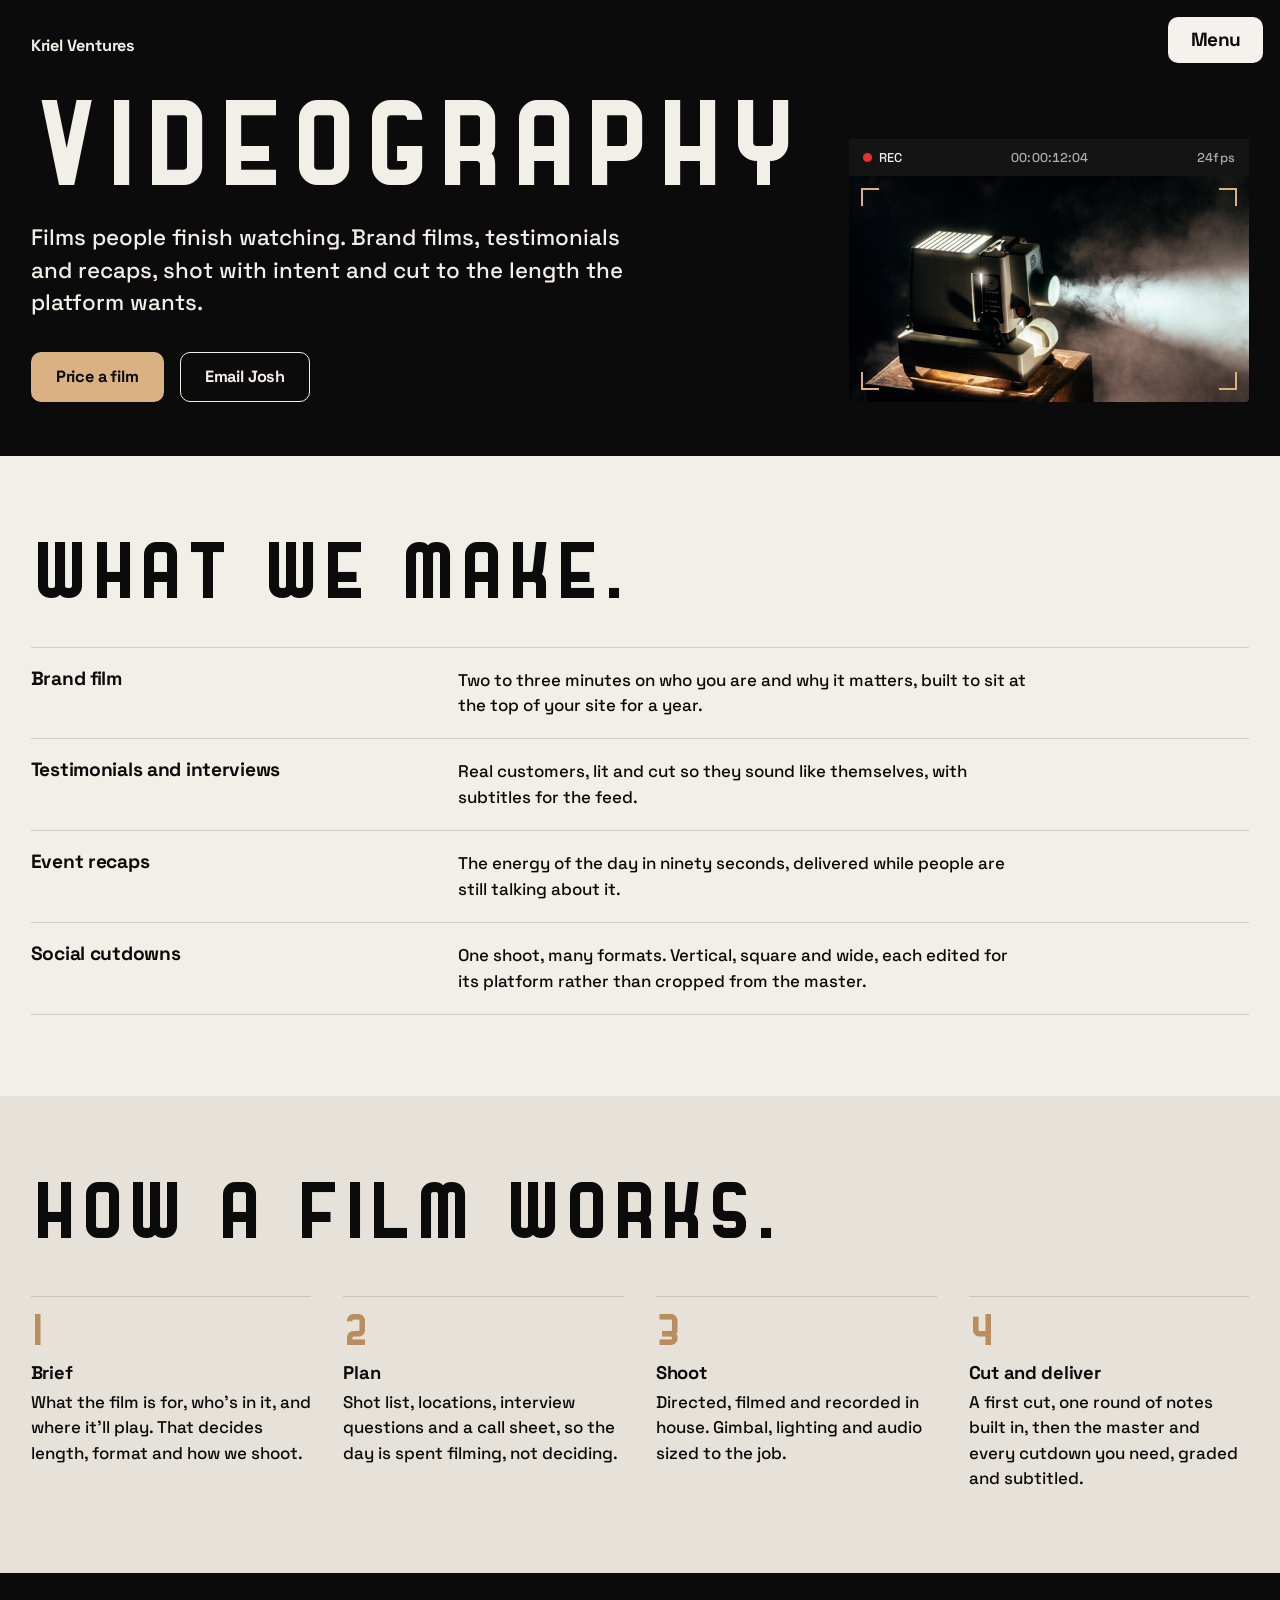
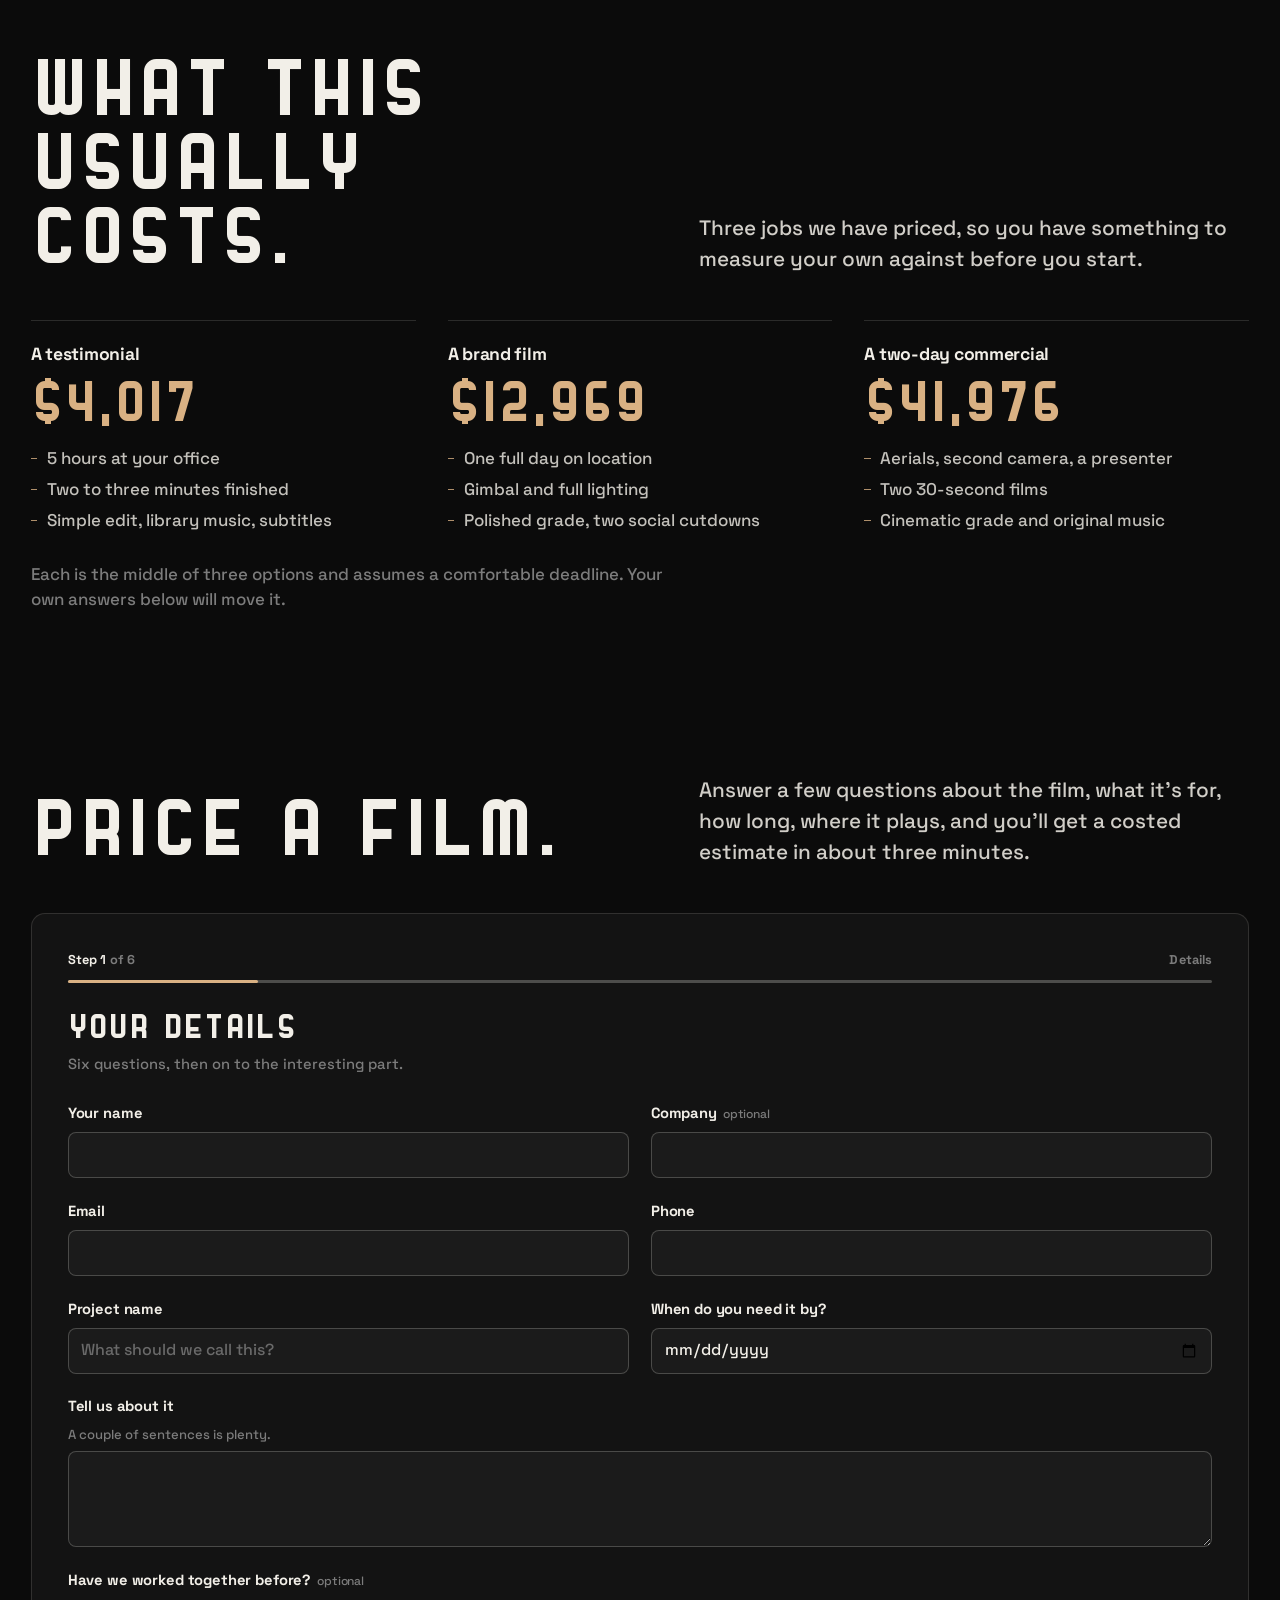
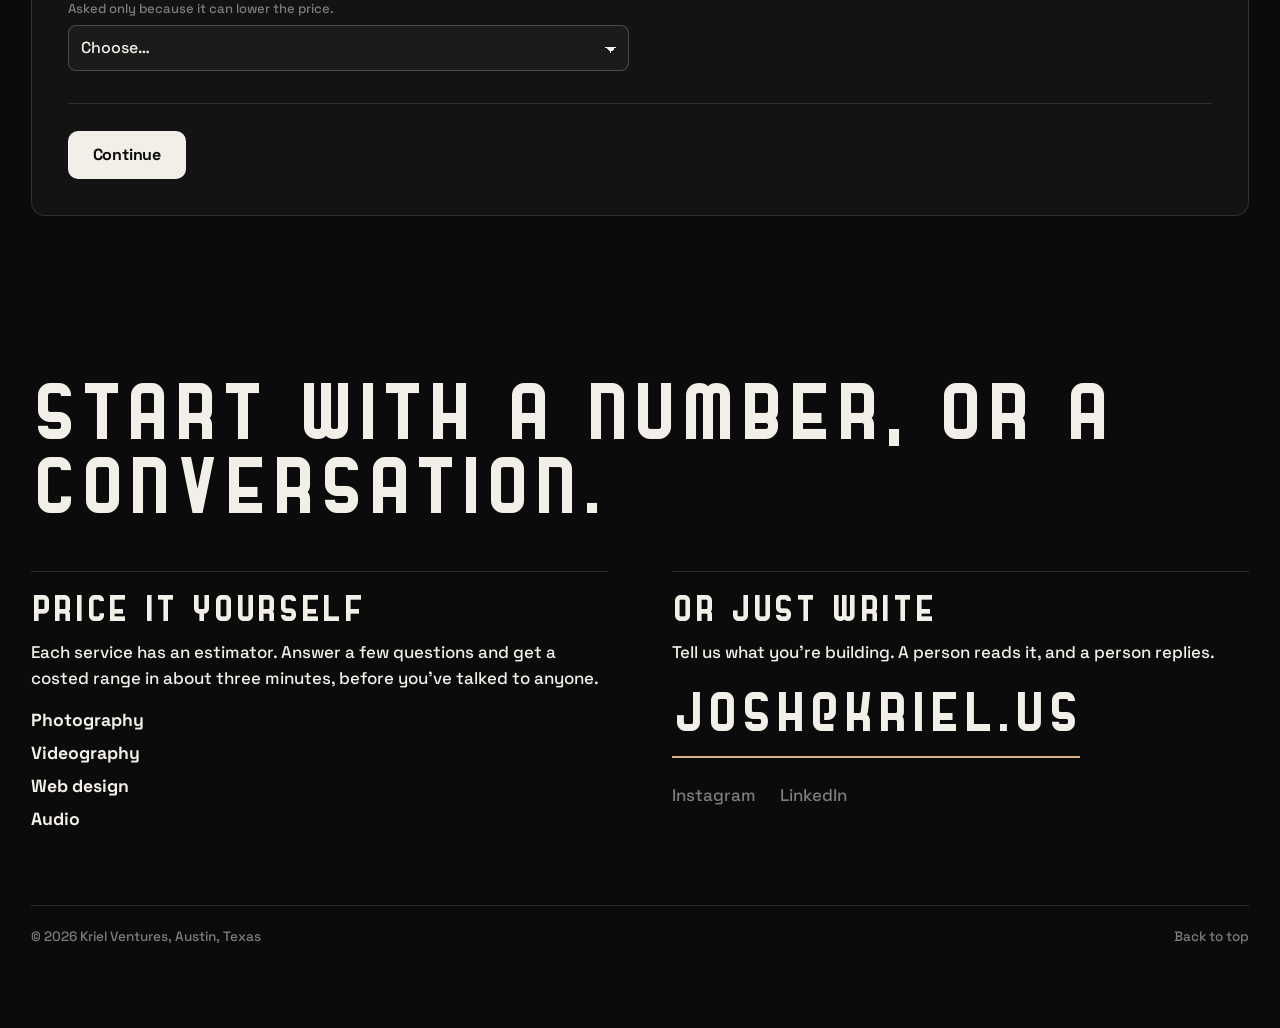
<file: videography/index.html>
<!DOCTYPE html>
<html lang="en">
<head>
<meta charset="utf-8">
<meta name="viewport" content="width=device-width, initial-scale=1">
<title>Videography — Kriel Ventures</title>
<meta name="description" content="Videography at Kriel Ventures, Austin. Brand films, testimonials and event recaps, directed, filmed and cut from one brief.">
<meta name="theme-color" content="#0B0B0B">
<link rel="icon" href="../favicon.svg" type="image/svg+xml">
<link rel="icon" href="../favicon.jpg" type="image/jpeg" sizes="512x512">

<meta property="og:type" content="website">
<meta property="og:title" content="Videography — Kriel Ventures">
<meta property="og:description" content="Videography at Kriel Ventures, Austin. Brand films, testimonials and event recaps, directed, filmed and cut from one brief.">
<meta property="og:image" content="../images/videography-2000.jpg">
<meta name="twitter:card" content="summary_large_image">

<link rel="preconnect" href="https://fonts.googleapis.com">
<link rel="preconnect" href="https://fonts.gstatic.com" crossorigin>
<link href="https://fonts.googleapis.com/css2?family=Space+Grotesk:wght@500;700&display=swap" rel="stylesheet">
<link rel="preload" href="../fonts/stadium.woff2" as="font" type="font/woff2" crossorigin>
<link rel="stylesheet" href="../styles.css">
<link rel="stylesheet" href="../v2.css">
<link rel="stylesheet" href="../pg.css">

<!-- Reveal animations only exist if JS does; without it everything is simply visible. -->
<script>document.documentElement.classList.add('js');</script>
</head>
<body>

<a class="skip-link" href="#content">Skip to content</a>

<button id="menu-toggle" class="menu-btn" aria-expanded="false" aria-controls="site-menu">
  <span class="menu-btn__label" data-open="Menu" data-close="Close">Menu</span>
</button>

<nav id="site-menu" class="menu" aria-label="Main" hidden>
  <div class="menu__inner">
    <p class="menu__eyebrow">Kriel Ventures</p>
    <ul class="menu__list">
      <li><a href="../">Home</a></li>
      <li><a href="../photography/">Photography</a></li>
      <li><a href="./" aria-current="page">Videography</a></li>
      <li><a href="../web-design/">Web design</a></li>
      <li><a href="../audio/">Audio</a></li>
      <li><a href="../#contact">Contact</a></li>
    </ul>
    <div class="menu__foot">
      <a href="mailto:josh@kriel.us">josh@kriel.us</a>
    </div>
  </div>
</nav>

<header class="kv-svc-hero" id="top" data-key="videography">
  <p class="opening__mark"><a href="../">Kriel Ventures</a></p>
  <div class="kv-svc-hero__grid">
    <div>
      <h1 class="kv-svc-hero__title"><span class="rise"><span>Videography</span></span></h1>
      <p class="kv-svc-hero__pitch">Films people finish watching. Brand films, testimonials and recaps, shot with intent and cut to the length the platform wants.</p>
      <div class="kv-actions">
        <a class="kv-btn kv-btn--primary" href="#costs">Price a film</a>
        <a class="kv-btn kv-btn--ghost" href="mailto:josh@kriel.us">Email Josh</a>
      </div>
    </div>
    <div class="kv-frame kv-frame--film">
  <div class="kv-frame__bar"><span class="kv-rec">REC</span><span>00:00:12:04</span><span>24fps</span></div>
  <div class="kv-frame__pic"><img src="../images/videography-1200.jpg" srcset="../images/videography-1200.jpg 1200w, ../images/videography-2000.jpg 2000w" sizes="(min-width: 900px) 45vw, 100vw" alt="" loading="lazy" decoding="async"></div>
</div>
  </div>
</header>

<main id="content">

<section class="kv-section kv-section--bone">
  <div class="kv-wrap">
    <h2 class="kv-h2">What we make.</h2>
    <div class="kv-list">
      <div><h3 class="kv-h3">Brand film</h3><p>Two to three minutes on who you are and why it matters, built to sit at the top of your site for a year.</p></div>
      <div><h3 class="kv-h3">Testimonials and interviews</h3><p>Real customers, lit and cut so they sound like themselves, with subtitles for the feed.</p></div>
      <div><h3 class="kv-h3">Event recaps</h3><p>The energy of the day in ninety seconds, delivered while people are still talking about it.</p></div>
      <div><h3 class="kv-h3">Social cutdowns</h3><p>One shoot, many formats. Vertical, square and wide, each edited for its platform rather than cropped from the master.</p></div>
    </div>
  </div>
</section>

<section class="kv-section kv-section--bone2">
  <div class="kv-wrap">
    <h2 class="kv-h2">How a film works.</h2>
    <ol class="kv-steps">
      <li class="kv-step"><h3 class="kv-h3">Brief</h3><p>What the film is for, who's in it, and where it'll play. That decides length, format and how we shoot.</p></li>
      <li class="kv-step"><h3 class="kv-h3">Plan</h3><p>Shot list, locations, interview questions and a call sheet, so the day is spent filming, not deciding.</p></li>
      <li class="kv-step"><h3 class="kv-h3">Shoot</h3><p>Directed, filmed and recorded in house. Gimbal, lighting and audio sized to the job.</p></li>
      <li class="kv-step"><h3 class="kv-h3">Cut and deliver</h3><p>A first cut, one round of notes built in, then the master and every cutdown you need, graded and subtitled.</p></li>
    </ol>
  </div>
</section>

<section class="kv-section kv-section--dark" id="costs">
  <div class="kv-wrap">
    <div class="kv-head">
      <h2 class="kv-h2">What this usually costs.</h2>
      <p class="kv-lede">Three jobs we have priced, so you have something to measure your own against before you start.</p>
    </div>
    <ul class="kv-prices">
      <li class="kv-price"><p class="kv-price__name">A testimonial</p><p class="kv-price__num">$4,017</p><ul><li>5 hours at your office</li><li>Two to three minutes finished</li><li>Simple edit, library music, subtitles</li></ul></li>
      <li class="kv-price"><p class="kv-price__name">A brand film</p><p class="kv-price__num">$12,969</p><ul><li>One full day on location</li><li>Gimbal and full lighting</li><li>Polished grade, two social cutdowns</li></ul></li>
      <li class="kv-price"><p class="kv-price__name">A two-day commercial</p><p class="kv-price__num">$41,976</p><ul><li>Aerials, second camera, a presenter</li><li>Two 30-second films</li><li>Cinematic grade and original music</li></ul></li>
    </ul>
    <p class="kv-prices-foot">Each is the middle of three options and assumes a comfortable deadline. Your own answers below will move it.</p>
  </div>
</section>

<!-- ── Proposal generator ───────────────────────────────────────────────
     pg.js builds the estimator into #pg-app. The form below is deliberately
     in the static markup: Netlify registers forms by parsing deployed HTML,
     so one created by script would never receive a submission.
     ------------------------------------------------------------------- -->
<section class="kv-section kv-section--dark" id="estimate" data-key="videography" aria-labelledby="pg-title">
  <div class="kv-wrap">
    <div class="kv-head">
      <h2 class="kv-h2" id="pg-title">Price a film.</h2>
      <p class="kv-lede">Answer a few questions about the film, what it's for, how long, where it plays, and you'll get a costed estimate in about three minutes.</p>
    </div>

    <div class="pg__app" id="pg-app">
      <noscript>
        <p class="pg__noscript">The estimator needs JavaScript, which is off in
        this browser. Email <a href="mailto:josh@kriel.us">josh@kriel.us</a> with
        what you have in mind and you'll get the same answer from a person,
        usually within a day.</p>
      </noscript>
    </div>

    <form id="pg-form" name="proposal" method="POST" data-netlify="true"
          netlify-honeypot="bot-field" hidden>
      <input type="hidden" name="form-name" value="proposal">
      <p hidden><label>Leave this empty: <input name="bot-field"></label></p>
      <input type="hidden" name="service">
      <input type="hidden" name="client_name">
      <input type="hidden" name="client_email">
      <input type="hidden" name="client_phone">
      <input type="hidden" name="client_company">
      <input type="hidden" name="project_name">
      <input type="hidden" name="target_date">
      <input type="hidden" name="template">
      <input type="hidden" name="estimate_low">
      <input type="hidden" name="estimate_high">
      <input type="hidden" name="confidence">
      <textarea name="summary"></textarea>
      <textarea name="thankyou_email"></textarea>
    </form>
  </div>
</section>

</main>

<section class="kv-section kv-section--dark" id="contact">
  <div class="kv-wrap">
    <h2 class="kv-h2">Start with a number, or a conversation.</h2>
    <div class="kv-contact">
      <div class="kv-contact__col">
        <h3 class="kv-h3">Price it yourself</h3>
        <p class="kv-p">Each service has an estimator. Answer a few questions and get a costed range in about three minutes, before you've talked to anyone.</p>
        <div class="kv-contact__list">
      <a href="../photography/#costs">Photography</a>
      <a href="../videography/#costs">Videography</a>
      <a href="../web-design/#costs">Web design</a>
      <a href="../audio/#costs">Audio</a>
        </div>
      </div>
      <div class="kv-contact__col">
        <h3 class="kv-h3">Or just write</h3>
        <p class="kv-p">Tell us what you're building. A person reads it, and a person replies.</p>
        <a class="kv-email" href="mailto:josh@kriel.us">josh@kriel.us</a>
        <div class="kv-social">
          <a href="https://www.instagram.com/jkriel_/" target="_blank" rel="noopener noreferrer">Instagram</a>
          <a href="https://www.linkedin.com/in/josh-kriel-aaa353429/" target="_blank" rel="noopener noreferrer">LinkedIn</a>
        </div>
      </div>
    </div>
    <div class="kv-foot">
      <p>&copy; <span id="year">2026</span> Kriel Ventures, Austin, Texas</p>
      <p><a href="#top">Back to top</a></p>
    </div>
  </div>
</section>

<script src="../main.js"></script>
<script src="../pg-intake.js"></script>
<script src="../pg-videography.js"></script>
<script src="../pg.js"></script>
</body>
</html>
</file>
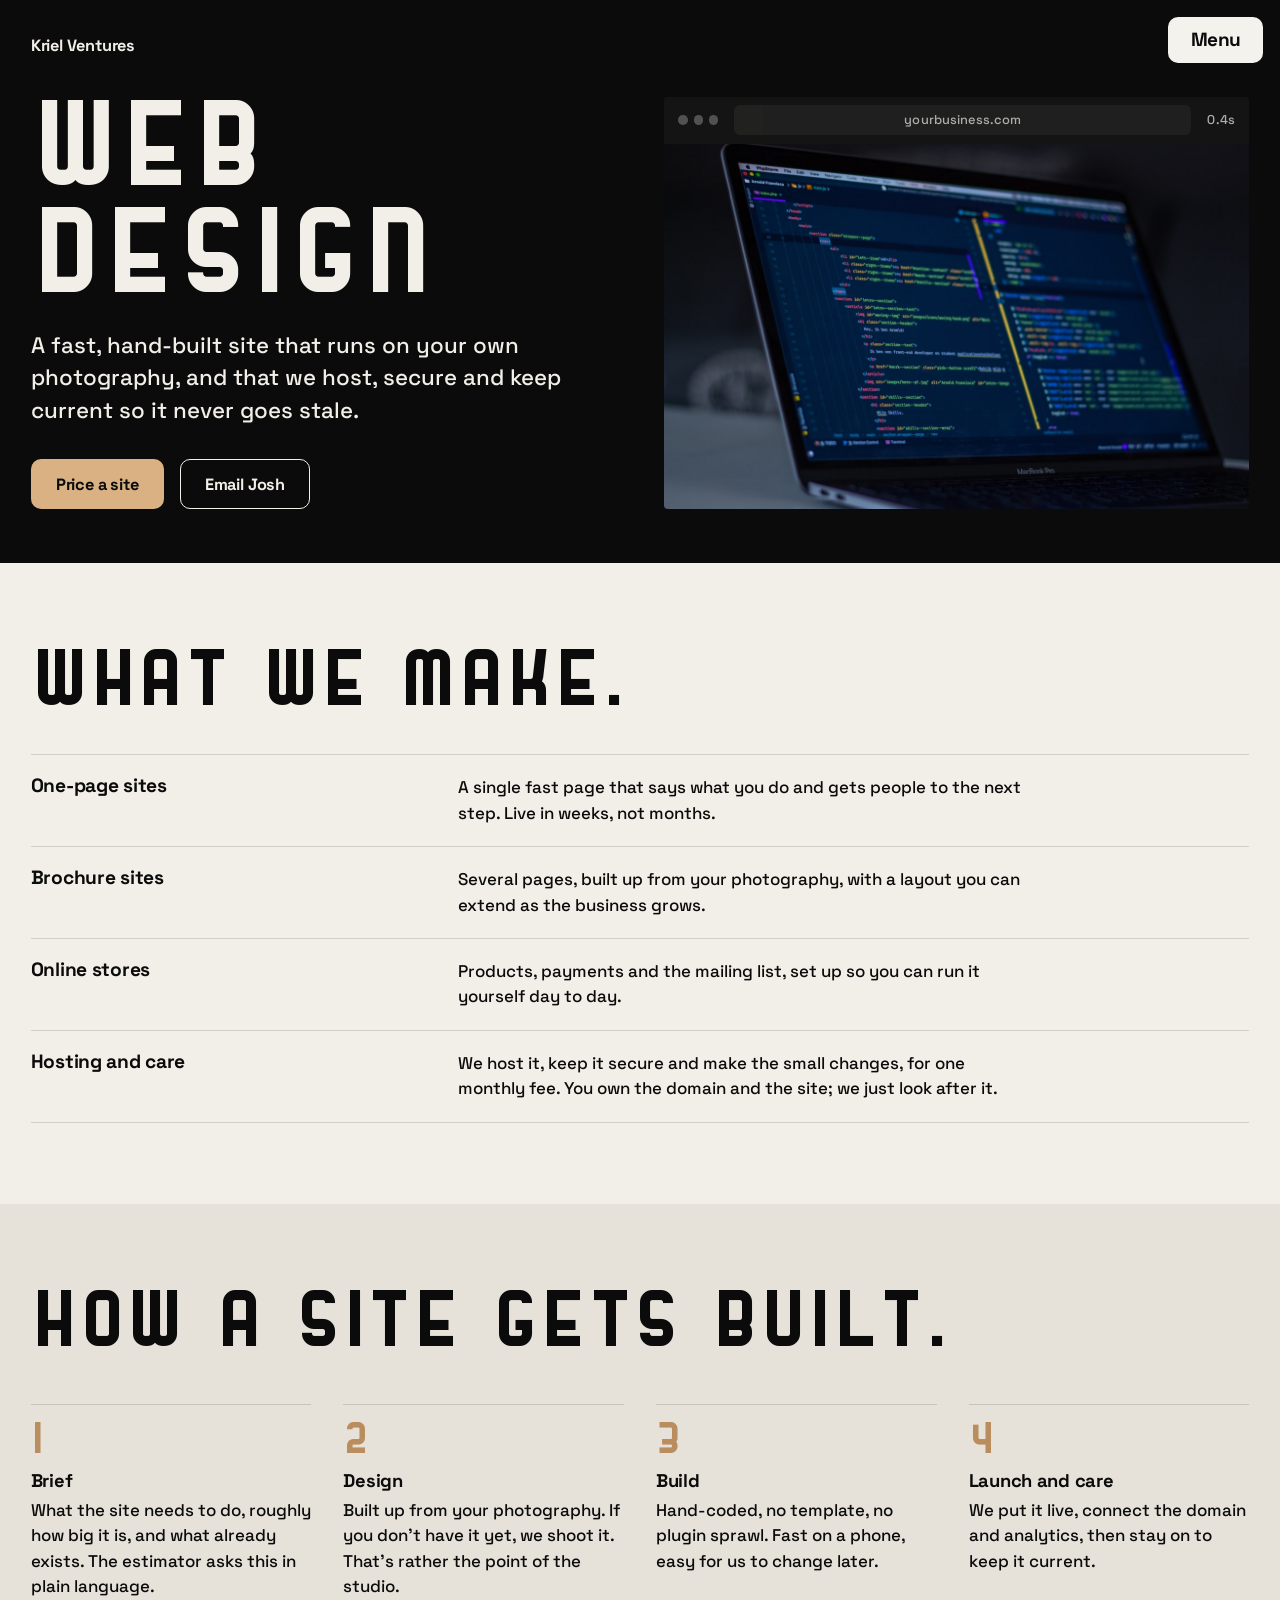
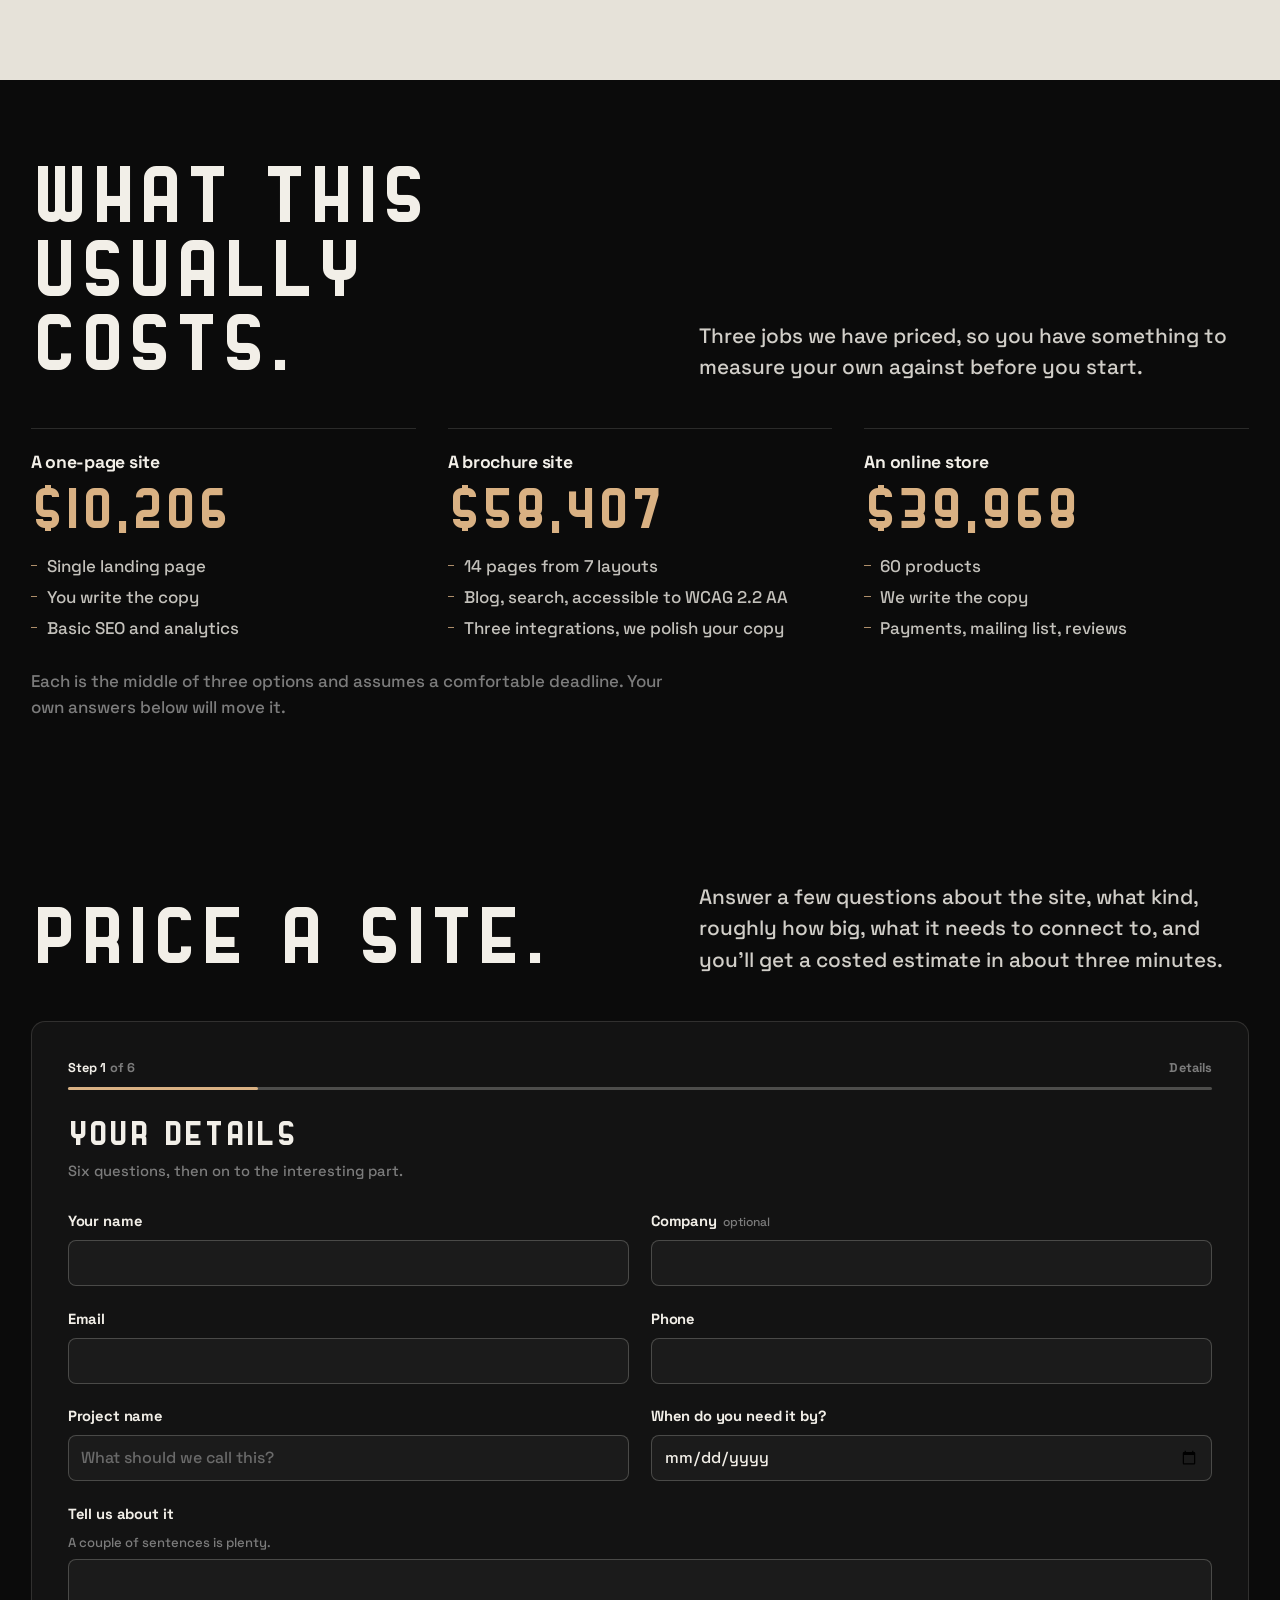
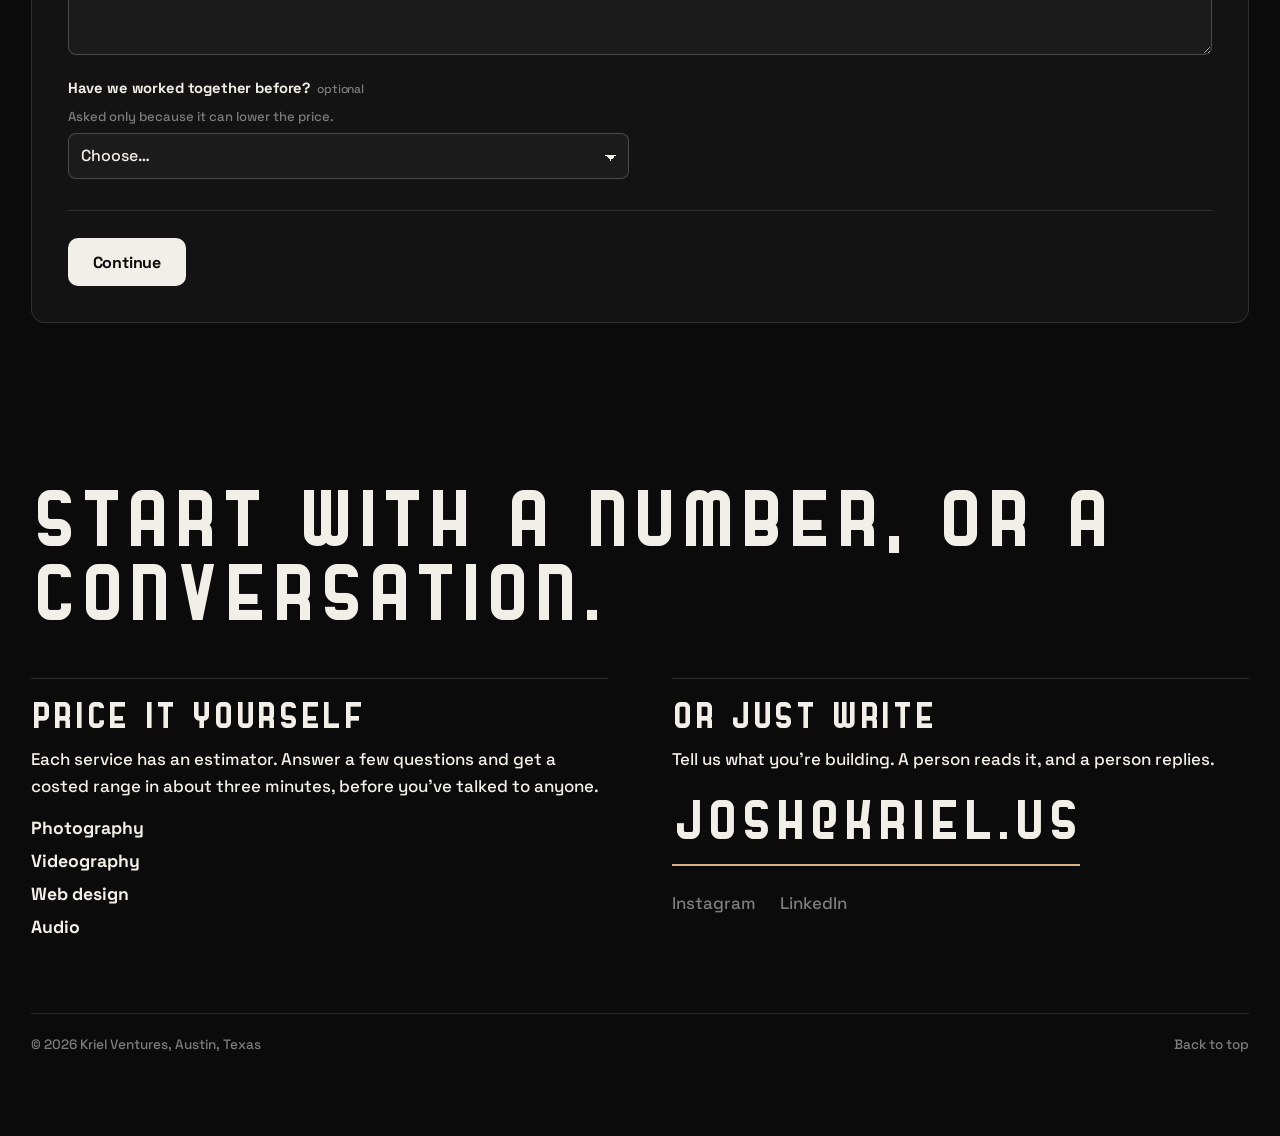
<file: web-design/index.html>
<!DOCTYPE html>
<html lang="en">
<head>
<meta charset="utf-8">
<meta name="viewport" content="width=device-width, initial-scale=1">
<title>Web design — Kriel Ventures</title>
<meta name="description" content="Web design at Kriel Ventures, Austin. Fast, hand-built sites that run on your photography, hosted and kept current by us.">
<meta name="theme-color" content="#0B0B0B">
<link rel="icon" href="../favicon.svg" type="image/svg+xml">
<link rel="icon" href="../favicon.jpg" type="image/jpeg" sizes="512x512">

<meta property="og:type" content="website">
<meta property="og:title" content="Web design — Kriel Ventures">
<meta property="og:description" content="Web design at Kriel Ventures, Austin. Fast, hand-built sites that run on your photography, hosted and kept current by us.">
<meta property="og:image" content="../images/webdesign-2000.jpg">
<meta name="twitter:card" content="summary_large_image">

<link rel="preconnect" href="https://fonts.googleapis.com">
<link rel="preconnect" href="https://fonts.gstatic.com" crossorigin>
<link href="https://fonts.googleapis.com/css2?family=Space+Grotesk:wght@500;700&display=swap" rel="stylesheet">
<link rel="preload" href="../fonts/stadium.woff2" as="font" type="font/woff2" crossorigin>
<link rel="stylesheet" href="../styles.css">
<link rel="stylesheet" href="../v2.css">
<link rel="stylesheet" href="../pg.css">

<!-- Reveal animations only exist if JS does; without it everything is simply visible. -->
<script>document.documentElement.classList.add('js');</script>
</head>
<body>

<a class="skip-link" href="#content">Skip to content</a>

<button id="menu-toggle" class="menu-btn" aria-expanded="false" aria-controls="site-menu">
  <span class="menu-btn__label" data-open="Menu" data-close="Close">Menu</span>
</button>

<nav id="site-menu" class="menu" aria-label="Main" hidden>
  <div class="menu__inner">
    <p class="menu__eyebrow">Kriel Ventures</p>
    <ul class="menu__list">
      <li><a href="../">Home</a></li>
      <li><a href="../photography/">Photography</a></li>
      <li><a href="../videography/">Videography</a></li>
      <li><a href="./" aria-current="page">Web design</a></li>
      <li><a href="../audio/">Audio</a></li>
      <li><a href="../#contact">Contact</a></li>
    </ul>
    <div class="menu__foot">
      <a href="mailto:josh@kriel.us">josh@kriel.us</a>
    </div>
  </div>
</nav>

<header class="kv-svc-hero" id="top" data-key="web">
  <p class="opening__mark"><a href="../">Kriel Ventures</a></p>
  <div class="kv-svc-hero__grid">
    <div>
      <h1 class="kv-svc-hero__title"><span class="rise"><span>Web design</span></span></h1>
      <p class="kv-svc-hero__pitch">A fast, hand-built site that runs on your own photography, and that we host, secure and keep current so it never goes stale.</p>
      <div class="kv-actions">
        <a class="kv-btn kv-btn--primary" href="#costs">Price a site</a>
        <a class="kv-btn kv-btn--ghost" href="mailto:josh@kriel.us">Email Josh</a>
      </div>
    </div>
    <div class="kv-frame kv-frame--web">
  <div class="kv-frame__bar"><span class="kv-dots"><i></i><i></i><i></i></span><span class="kv-url">yourbusiness.com</span><span>0.4s</span></div>
  <div class="kv-frame__pic"><img src="../images/webdesign-1200.jpg" srcset="../images/webdesign-1200.jpg 1200w, ../images/webdesign-2000.jpg 2000w" sizes="(min-width: 900px) 45vw, 100vw" alt="" loading="lazy" decoding="async"></div>
</div>
  </div>
</header>

<main id="content">

<section class="kv-section kv-section--bone">
  <div class="kv-wrap">
    <h2 class="kv-h2">What we make.</h2>
    <div class="kv-list">
      <div><h3 class="kv-h3">One-page sites</h3><p>A single fast page that says what you do and gets people to the next step. Live in weeks, not months.</p></div>
      <div><h3 class="kv-h3">Brochure sites</h3><p>Several pages, built up from your photography, with a layout you can extend as the business grows.</p></div>
      <div><h3 class="kv-h3">Online stores</h3><p>Products, payments and the mailing list, set up so you can run it yourself day to day.</p></div>
      <div><h3 class="kv-h3">Hosting and care</h3><p>We host it, keep it secure and make the small changes, for one monthly fee. You own the domain and the site; we just look after it.</p></div>
    </div>
  </div>
</section>

<section class="kv-section kv-section--bone2">
  <div class="kv-wrap">
    <h2 class="kv-h2">How a site gets built.</h2>
    <ol class="kv-steps">
      <li class="kv-step"><h3 class="kv-h3">Brief</h3><p>What the site needs to do, roughly how big it is, and what already exists. The estimator asks this in plain language.</p></li>
      <li class="kv-step"><h3 class="kv-h3">Design</h3><p>Built up from your photography. If you don't have it yet, we shoot it. That's rather the point of the studio.</p></li>
      <li class="kv-step"><h3 class="kv-h3">Build</h3><p>Hand-coded, no template, no plugin sprawl. Fast on a phone, easy for us to change later.</p></li>
      <li class="kv-step"><h3 class="kv-h3">Launch and care</h3><p>We put it live, connect the domain and analytics, then stay on to keep it current.</p></li>
    </ol>
  </div>
</section>

<section class="kv-section kv-section--dark" id="costs">
  <div class="kv-wrap">
    <div class="kv-head">
      <h2 class="kv-h2">What this usually costs.</h2>
      <p class="kv-lede">Three jobs we have priced, so you have something to measure your own against before you start.</p>
    </div>
    <ul class="kv-prices">
      <li class="kv-price"><p class="kv-price__name">A one-page site</p><p class="kv-price__num">$10,206</p><ul><li>Single landing page</li><li>You write the copy</li><li>Basic SEO and analytics</li></ul></li>
      <li class="kv-price"><p class="kv-price__name">A brochure site</p><p class="kv-price__num">$58,407</p><ul><li>14 pages from 7 layouts</li><li>Blog, search, accessible to WCAG 2.2 AA</li><li>Three integrations, we polish your copy</li></ul></li>
      <li class="kv-price"><p class="kv-price__name">An online store</p><p class="kv-price__num">$39,968</p><ul><li>60 products</li><li>We write the copy</li><li>Payments, mailing list, reviews</li></ul></li>
    </ul>
    <p class="kv-prices-foot">Each is the middle of three options and assumes a comfortable deadline. Your own answers below will move it.</p>
  </div>
</section>

<!-- ── Proposal generator ───────────────────────────────────────────────
     pg.js builds the estimator into #pg-app. The form below is deliberately
     in the static markup: Netlify registers forms by parsing deployed HTML,
     so one created by script would never receive a submission.
     ------------------------------------------------------------------- -->
<section class="kv-section kv-section--dark" id="estimate" data-key="web" aria-labelledby="pg-title">
  <div class="kv-wrap">
    <div class="kv-head">
      <h2 class="kv-h2" id="pg-title">Price a site.</h2>
      <p class="kv-lede">Answer a few questions about the site, what kind, roughly how big, what it needs to connect to, and you'll get a costed estimate in about three minutes.</p>
    </div>

    <div class="pg__app" id="pg-app">
      <noscript>
        <p class="pg__noscript">The estimator needs JavaScript, which is off in
        this browser. Email <a href="mailto:josh@kriel.us">josh@kriel.us</a> with
        what you have in mind and you'll get the same answer from a person,
        usually within a day.</p>
      </noscript>
    </div>

    <form id="pg-form" name="proposal" method="POST" data-netlify="true"
          netlify-honeypot="bot-field" hidden>
      <input type="hidden" name="form-name" value="proposal">
      <p hidden><label>Leave this empty: <input name="bot-field"></label></p>
      <input type="hidden" name="service">
      <input type="hidden" name="client_name">
      <input type="hidden" name="client_email">
      <input type="hidden" name="client_phone">
      <input type="hidden" name="client_company">
      <input type="hidden" name="project_name">
      <input type="hidden" name="target_date">
      <input type="hidden" name="template">
      <input type="hidden" name="estimate_low">
      <input type="hidden" name="estimate_high">
      <input type="hidden" name="confidence">
      <textarea name="summary"></textarea>
      <textarea name="thankyou_email"></textarea>
    </form>
  </div>
</section>

</main>

<section class="kv-section kv-section--dark" id="contact">
  <div class="kv-wrap">
    <h2 class="kv-h2">Start with a number, or a conversation.</h2>
    <div class="kv-contact">
      <div class="kv-contact__col">
        <h3 class="kv-h3">Price it yourself</h3>
        <p class="kv-p">Each service has an estimator. Answer a few questions and get a costed range in about three minutes, before you've talked to anyone.</p>
        <div class="kv-contact__list">
      <a href="../photography/#costs">Photography</a>
      <a href="../videography/#costs">Videography</a>
      <a href="../web-design/#costs">Web design</a>
      <a href="../audio/#costs">Audio</a>
        </div>
      </div>
      <div class="kv-contact__col">
        <h3 class="kv-h3">Or just write</h3>
        <p class="kv-p">Tell us what you're building. A person reads it, and a person replies.</p>
        <a class="kv-email" href="mailto:josh@kriel.us">josh@kriel.us</a>
        <div class="kv-social">
          <a href="https://www.instagram.com/jkriel_/" target="_blank" rel="noopener noreferrer">Instagram</a>
          <a href="https://www.linkedin.com/in/josh-kriel-aaa353429/" target="_blank" rel="noopener noreferrer">LinkedIn</a>
        </div>
      </div>
    </div>
    <div class="kv-foot">
      <p>&copy; <span id="year">2026</span> Kriel Ventures, Austin, Texas</p>
      <p><a href="#top">Back to top</a></p>
    </div>
  </div>
</section>

<script src="../main.js"></script>
<script src="../pg-intake.js"></script>
<script src="../pg-web-design.js"></script>
<script src="../pg.js"></script>
</body>
</html>
</file>
<file: styles.css>
/* ==========================================================================
   Kriel Ventures
   A centred deco opening on black, then the four crafts as four squares.
   Type does the work; one warm accent is the only ornament.
   ========================================================================== */

/* --- Stadium -------------------------------------------------------------
   Stadium by Matthew Welch (squaregear.net), MIT licence — see
   fonts/stadium-license.txt, which ships with the site as the licence
   requires. One weight, no italic: never ask for bold or italic anywhere or
   the browser will synthesise it and smear these geometric letterforms.
   ------------------------------------------------------------------------ */
@font-face {
  font-family: "Stadium";
  src: url("fonts/stadium.woff2") format("woff2"),
       url("fonts/stadium.ttf") format("truetype");
  font-weight: 400;
  font-style: normal;
  font-display: swap;
}

/* --- Tokens --------------------------------------------------------------- */
:root {
  --ink:        #0B0B0B;
  --ink-soft:   #7C7C7C;
  --bone:       #F2EFE8;
  --chip:       #F4F2ED;

  /* one accent per square */
  --blue:       #2438F0;
  --blush:      #F9B6BE;
  --red:        #EE3B24;
  --cream:      #F4F1EA;

  /* the warm accent, and the light it throws */
  --tan:        #D9B183;

  --display: "Stadium", "Futura", "Century Gothic", "Avenir Next", sans-serif;
  --ui:      "Space Grotesk", "Helvetica Neue", Helvetica, Arial, sans-serif;

  --edge:   clamp(1.5rem, 2.4vw, 2.25rem);
  --gutter: clamp(0.55rem, 1.3vw, 1.15rem);

  --ease: cubic-bezier(0.22, 0.68, 0.24, 1);
}

/* --- Reset ---------------------------------------------------------------- */
*, *::before, *::after { box-sizing: border-box; }

html { -webkit-text-size-adjust: 100%; scroll-behavior: smooth; }

body {
  margin: 0;
  background: var(--ink);
  color: var(--bone);
  font-family: var(--ui);
  font-weight: 500;
  font-size: clamp(0.95rem, 0.9rem + 0.2vw, 1.0625rem);
  line-height: 1.55;
  overflow-x: hidden;
  -webkit-font-smoothing: antialiased;
}

img { display: block; max-width: 100%; }
a   { color: inherit; }
h1, h2, h3, p, ul, ol { margin: 0; }
ul, ol { list-style: none; padding: 0; }

::selection { background: var(--bone); color: var(--ink); }

.visually-hidden {
  position: absolute;
  width: 1px; height: 1px;
  margin: -1px; padding: 0;
  overflow: hidden;
  clip: rect(0 0 0 0);
  white-space: nowrap;
}

/* --- Focus ---------------------------------------------------------------- */
:focus-visible {
  outline: 3px solid currentColor;
  outline-offset: 4px;
  border-radius: 2px;
}

.skip-link {
  position: fixed;
  top: 0; left: 0;
  z-index: 200;
  transform: translateY(-120%);
  background: var(--bone);
  color: var(--ink);
  font-family: var(--display);
  font-weight: 400;
  font-size: 1rem;
  letter-spacing: 0.02em;
  padding: 0.85rem 1.25rem;
  text-decoration: none;
}
.skip-link:focus-visible { transform: translateY(0); }

/* --- Reveals -------------------------------------------------------------
   .rise clips its inner span and slides it up. The clip box is padded below
   so descenders (the g in Photography, Videography) aren't shaved off — the
   negative margin cancels the padding so layout is unchanged.
   ------------------------------------------------------------------------ */
.rise {
  display: block;
  overflow: hidden;
  padding-bottom: 0.18em;
  margin-bottom: -0.18em;
}
.rise > span { display: block; }
/* 130%, not 105% — the clip box is now taller than the span by the descender
   padding, so a smaller offset leaves a hairline of letter-tops showing. */
.js .rise > span {
  transform: translateY(130%);
  transition: transform 0.95s var(--ease);
}
.js .is-in .rise > span { transform: translateY(0); }
.js .is-in .rise:nth-child(2) > span { transition-delay: 0.09s; }

/* .lift is the unclipped variant, for a line whose glow has to spill past
   its own box. */
.lift { display: block; }
.js .lift {
  opacity: 0;
  transform: translateY(0.4em);
  transition: opacity 0.9s var(--ease) 0.26s, transform 0.9s var(--ease) 0.26s;
}
.js .is-in .lift { opacity: 1; transform: none; }

/* ==========================================================================
   Menu
   ========================================================================== */
.menu-btn {
  position: fixed;
  top: clamp(0.85rem, 1.3vw, 1.15rem);
  right: clamp(0.85rem, 1.3vw, 1.15rem);
  z-index: 120;

  min-height: 46px;
  min-width: 92px;
  padding: 0.6rem 1.4rem;

  background: var(--chip);
  color: var(--ink);
  border: 0;
  border-radius: 10px;
  cursor: pointer;

  /* Deliberately not Stadium: the two fixed controls at the top of the screen
     stay in the grotesque, so the deco face reads as the voice of the page
     rather than the chrome around it. */
  font-family: var(--ui);
  font-weight: 700;
  font-size: clamp(1rem, 0.95rem + 0.3vw, 1.35rem);
  letter-spacing: -0.02em;

  transition: background 0.25s var(--ease), color 0.25s var(--ease);
}
.menu-btn:hover { background: #fff; }
.menu-btn[aria-expanded="true"] { background: var(--bone); }

.menu {
  position: fixed;
  inset: 0;
  z-index: 110;
  background: var(--ink);
  display: grid;
  padding: clamp(1.5rem, 3vw, 3rem) var(--edge) clamp(1.75rem, 3vw, 3rem);
  overflow-y: auto;
}
.menu[hidden] { display: none; }

.menu__inner {
  display: grid;
  align-content: space-between;
  gap: 2rem;
}

.menu__eyebrow {
  font-family: var(--ui);
  font-weight: 700;
  font-size: 0.95rem;
  letter-spacing: -0.01em;
  color: var(--ink-soft);
}

.menu__list { display: grid; gap: clamp(0.15rem, 0.6vh, 0.5rem); }

.menu__list a {
  display: flex;
  align-items: baseline;
  gap: clamp(0.75rem, 2vw, 2rem);
  padding: 0.12em 0;
  text-decoration: none;
  font-family: var(--display);
  font-weight: 400;
  font-size: clamp(1.9rem, 6.6vw, 4.5rem);
  line-height: 1.18;
  letter-spacing: 0.015em;
  color: var(--bone);
  transition: color 0.2s var(--ease);
}
.menu__list a:hover { color: var(--tan); }

.menu__num {
  font-family: var(--ui);
  font-size: clamp(0.7rem, 1.1vw, 0.9rem);
  font-weight: 500;
  letter-spacing: 0.02em;
  color: var(--ink-soft);
  flex: none;
  min-width: 1.75em;
}

.menu__foot {
  display: flex;
  flex-wrap: wrap;
  gap: 0.5rem 2rem;
  font-family: var(--ui);
  font-weight: 500;
  font-size: 0.95rem;
  color: var(--ink-soft);
}
.menu__foot a { text-decoration: none; }
.menu__foot a:hover { color: var(--bone); }

body.menu-open { overflow: hidden; }

/* ==========================================================================
   Opening
   ========================================================================== */
.opening {
  min-height: 78svh;
  display: grid;
  grid-template-rows: auto 1fr auto;
  gap: 2rem;
  padding: clamp(1.5rem, 2.6vw, 2.4rem) var(--edge) clamp(2.5rem, 6vh, 4.5rem);
  background: var(--ink);
}

.opening__mark {
  font-family: var(--ui);
  font-weight: 700;
  font-size: clamp(0.85rem, 0.78rem + 0.3vw, 1.05rem);
  letter-spacing: -0.012em;
  color: var(--bone);
}
.opening__mark a { text-decoration: none; }

.opening__line {
  align-self: center;
  justify-self: center;
  text-align: center;
  max-width: 22ch;
  font-family: var(--display);
  font-weight: 400;
  font-size: clamp(2.5rem, 0.9rem + 7.4vw, 8.5rem);
  line-height: 1.16;
  letter-spacing: 0.012em;
  color: var(--bone);
}

/* Soft spotlight: a pool of warm light behind the word, not a glow traced
   round the letters. It sits behind the type and spills well past the line,
   which is why this line uses .lift rather than the clipping .rise. */
.glow {
  position: relative;
  display: inline-block;
  isolation: isolate;
}
.glow::before {
  content: "";
  position: absolute;
  left: 50%;
  top: 52%;
  width: 132%;
  height: 210%;
  transform: translate(-50%, -50%);
  z-index: -1;
  pointer-events: none;
  background: radial-gradient(ellipse at center,
    rgba(255, 236, 208, 0.34) 0%,
    rgba(240, 200, 148, 0.19) 30%,
    rgba(217, 177, 131, 0.06) 52%,
    rgba(217, 177, 131, 0) 70%);
  filter: blur(22px);
}
.opening__line em {
  font-style: normal;   /* Stadium has no italic — never synthesise one */
  color: var(--tan);
}

.opening__sub {
  justify-self: center;
  text-align: center;
  max-width: 42ch;
  font-family: var(--ui);
  font-weight: 500;
  font-size: clamp(0.95rem, 0.9rem + 0.25vw, 1.15rem);
  color: var(--ink-soft);
}

/* ==========================================================================
   The four squares
   ========================================================================== */
.panes {
  display: grid;
  grid-template-columns: 1fr;
  gap: var(--gutter);
  padding: 0 var(--edge) var(--edge);
  background: var(--ink);
}

/* Grid rather than an absolutely positioned text block: the text has to be a
   static descendant so the stretched link inside it resolves against the
   square, not against the text block. */
.pane {
  position: relative;
  isolation: isolate;
  display: grid;
  grid-template-rows: 1fr auto;
  aspect-ratio: 1 / 1;
  overflow: hidden;
  background: #0d0b09;
}

.pane__img {
  position: absolute;
  inset: 0;
  width: 100%;
  height: 100%;
  object-fit: cover;
  z-index: -2;
  transition: transform 0.9s var(--ease);
}
.pane:hover .pane__img { transform: scale(1.035); }

/* Object positions chosen per photograph so the square crop keeps its subject. */
.pane[data-key="photography"] .pane__img { object-position: 42% 60%; }
.pane[data-key="videography"] .pane__img { object-position: 46% 50%; }
.pane[data-key="web"]         .pane__img { object-position: 55% 50%; }
.pane[data-key="audio"]       .pane__img { object-position: 52% 50%; }

/* Each square is washed the direction its own photograph runs: the three dark
   ones deepen at the foot, the misty one fogs up pale so the blue holds. */
.pane__scrim {
  position: absolute;
  inset: 0;
  z-index: -1;
  background:
    linear-gradient(198deg, rgba(255,255,255,0.055) 0%, rgba(255,255,255,0) 42%),
    linear-gradient(180deg, rgba(0,0,0,0.22) 0%, rgba(0,0,0,0.08) 34%, rgba(0,0,0,0.55) 74%, rgba(0,0,0,0.82) 100%);
}

.pane[data-key="videography"] .pane__scrim {
  background:
    linear-gradient(198deg, rgba(255,255,255,0.05) 0%, rgba(255,255,255,0) 42%),
    linear-gradient(180deg, rgba(0,0,0,0.26) 0%, rgba(0,0,0,0.12) 30%, rgba(0,0,0,0.68) 70%, rgba(0,0,0,0.88) 100%);
}

.pane[data-key="photography"] .pane__scrim {
  background:
    linear-gradient(198deg, rgba(255,255,255,0.05) 0%, rgba(255,255,255,0) 42%),
    linear-gradient(180deg, rgba(233,235,238,0.10) 0%, rgba(233,235,238,0.08) 34%, rgba(238,238,233,0.66) 62%, rgba(240,239,233,0.94) 100%);
}

.pane__text {
  grid-row: 2;
  padding: clamp(1.1rem, 2.2vw, 2rem);
}

.pane__label {
  font-family: var(--ui);
  font-weight: 700;
  font-size: clamp(0.78rem, 0.72rem + 0.22vw, 0.95rem);
  line-height: 1.3;
  letter-spacing: -0.012em;
  color: var(--accent);
  margin-bottom: 0.3em;
}
.pane__label span { display: block; }

.pane__title {
  font-family: var(--display);
  font-weight: 400;
  font-size: clamp(1.85rem, 0.85rem + 4vw, 3.9rem);
  line-height: 1.04;
  letter-spacing: 0.012em;
  color: var(--accent);
}

/* The title is the link, but the whole square is the target — the ::after
   stretches over the pane so there's no small tap area on a phone.
   The <a> must wrap .rise rather than sit inside it: .rise has overflow
   hidden, and an ancestor with overflow between an absolute box and its
   containing block clips that box to the line. */
.pane__title a {
  display: block;
  text-decoration: none;
  color: inherit;
}
.pane__title a::after {
  content: "";
  position: absolute;
  inset: 0;
  z-index: 2;
}
.pane__title a:focus-visible { outline-offset: 6px; }

.pane__note {
  max-width: 32ch;
  margin-top: 0.7rem;
  font-family: var(--ui);
  font-weight: 500;
  font-size: clamp(0.85rem, 0.8rem + 0.18vw, 0.98rem);
  line-height: 1.45;
  color: var(--accent);
}
.js .pane__note {
  opacity: 0;
  transform: translateY(0.6rem);
  transition: opacity 0.7s var(--ease) 0.3s, transform 0.7s var(--ease) 0.3s;
}
.js .pane.is-in .pane__note { opacity: 0.9; transform: none; }

/* One accent per service, shared by its square and its own page. */
[data-key="photography"] { --accent: var(--blue); }
[data-key="videography"] { --accent: var(--blush); }
[data-key="web"]         { --accent: var(--red); }
[data-key="audio"]       { --accent: var(--cream); }

/* ==========================================================================
   Service holding pages
   Temporary. When a real service page is built it takes the site's full
   chrome; until then these are deliberately a stub.
   ========================================================================== */
.holding {
  min-height: 100svh;
  display: grid;
  grid-template-rows: auto 1fr auto;
  gap: 2rem;
  padding: clamp(1.5rem, 2.6vw, 2.4rem) var(--edge) clamp(2rem, 5vh, 3.5rem);
  background: var(--ink);
}

/* No measure on the wrapper — a ch-based cap here would crop the title,
   which .rise then clips (PHOTOGRAPHY became PHOTOGR). The measure belongs
   on the prose underneath. */
.holding__body { align-self: center; }

.holding__label {
  font-family: var(--ui);
  font-weight: 700;
  font-size: clamp(0.85rem, 0.78rem + 0.3vw, 1.05rem);
  line-height: 1.3;
  letter-spacing: -0.012em;
  color: var(--accent);
  margin-bottom: 0.35em;
}
.holding__label span { display: block; }

.holding__title {
  font-family: var(--display);
  font-weight: 400;
  font-size: clamp(2.4rem, 1rem + 6.4vw, 7rem);
  line-height: 1.06;
  letter-spacing: 0.012em;
  color: var(--accent);
}

.holding__rule {
  height: 1px;
  border: 0;
  max-width: 46ch;
  margin: clamp(1.75rem, 4vh, 2.75rem) 0 clamp(1.25rem, 3vh, 1.75rem);
  background: currentColor;
  color: var(--accent);
  opacity: 0.4;
}

.holding__state {
  font-family: var(--ui);
  font-weight: 700;
  font-size: clamp(1.05rem, 0.95rem + 0.5vw, 1.5rem);
  letter-spacing: -0.015em;
  color: var(--bone);
  margin-bottom: 0.5em;
}

.holding__note {
  max-width: 46ch;
  font-family: var(--ui);
  font-weight: 500;
  font-size: clamp(0.95rem, 0.9rem + 0.25vw, 1.1rem);
  color: var(--ink-soft);
}
.holding__note a { color: var(--bone); text-decoration: none; }
.holding__note a:hover { text-decoration: underline; text-underline-offset: 3px; }

.holding__foot {
  display: flex;
  flex-wrap: wrap;
  gap: 0.5rem 2rem;
  font-family: var(--ui);
  font-weight: 500;
  font-size: 0.95rem;
  color: var(--ink-soft);
}
.holding__foot a { text-decoration: none; }
.holding__foot a:hover { color: var(--bone); }

@media (max-width: 719px) {
  .holding__foot a { display: inline-flex; align-items: center; min-height: 44px; }
}

/* ==========================================================================
   Footer
   ========================================================================== */
.footer {
  background: var(--ink);
  color: var(--bone);
  padding: clamp(3rem, 9vh, 6.5rem) var(--edge) clamp(1.5rem, 4vh, 2.5rem);
  font-family: var(--ui);
  font-weight: 500;
  font-size: clamp(1rem, 0.94rem + 0.3vw, 1.2rem);
  line-height: 1.5;
}

.footer__grid {
  display: grid;
  grid-template-columns: 1fr;
  gap: clamp(2.25rem, 5vw, 4rem);
}

.footer__head {
  font-family: var(--display);
  font-weight: 400;
  font-size: clamp(1.05rem, 1rem + 0.35vw, 1.35rem);
  letter-spacing: 0.06em;
  margin-bottom: 1.1em;
}
.footer__block + .footer__block { margin-top: 1.25em; }
.footer__list li + li { margin-top: 0.1em; }
.footer a { text-decoration: none; }
.footer a:hover { text-decoration: underline; text-underline-offset: 3px; }

.muted, .footer__list--muted a { color: var(--ink-soft); }
.footer__list--muted a:hover { color: var(--bone); }

/* A channel that doesn't exist yet: it holds its place in the list, but as
   plain text with a status beside it rather than a link going nowhere. The
   status is set smaller rather than dimmer — dimmer would drop it under the
   4.5:1 it needs at this size. */
.footer__soon {
  display: flex;
  align-items: baseline;
  gap: 0.7rem;
  color: var(--ink-soft);
}
.footer__soon-note {
  font-size: 0.76em;
  letter-spacing: 0.01em;
  white-space: nowrap;
}
.footer__soon-note::before {
  content: "";
  display: inline-block;
  width: 1.1em;
  height: 1px;
  margin-right: 0.55em;
  vertical-align: middle;
  background: currentColor;
  opacity: 0.6;
}

/* Touch targets: the tight footer stack is right on a pointer device, but
   needs real height under a thumb. */
@media (max-width: 719px) {
  .footer__list a,
  .footer__base a,
  .menu__foot a {
    display: inline-flex;
    align-items: center;
    min-height: 44px;
  }
  .footer__list li + li { margin-top: 0; }
  /* Not a target, but it keeps the row rhythm of the links around it. */
  .footer__soon { min-height: 44px; align-items: center; }
}

.footer__base {
  display: flex;
  justify-content: space-between;
  gap: 1rem 2rem;
  flex-wrap: wrap;
  margin-top: clamp(3rem, 10vh, 7rem);
  font-family: var(--ui);
  font-weight: 500;
  font-size: 0.85rem;
  color: var(--ink-soft);
}

/* ==========================================================================
   Wider screens
   ========================================================================== */
@media (min-width: 760px) {
  .panes { grid-template-columns: 1fr 1fr; }
  .footer__grid { grid-template-columns: 2fr 1fr 1fr; }
}

@media (min-width: 1100px) {
  .footer__grid { grid-template-columns: 1.5fr 1fr 1fr 0.7fr; }
}

/* Past roughly 1500px a square gets taller than the screen, so the block
   stops growing and centres instead. */
@media (min-width: 1500px) {
  .panes {
    max-width: 1500px;
    margin-inline: auto;
  }
}

/* ==========================================================================
   Reduced motion
   ========================================================================== */
@media (prefers-reduced-motion: reduce) {
  html { scroll-behavior: auto; }
  .js .rise > span,
  .js .lift,
  .js .pane__note {
    transform: none !important;
    opacity: 1;
    transition: none;
  }
  .js .pane.is-in .pane__note { opacity: 0.9; }
  .pane:hover .pane__img { transform: none; }
  * { animation-duration: 0.01ms !important; transition-duration: 0.01ms !important; }
}
</file>
<file: v2.css>
/* ==========================================================================
   Kriel Ventures — v2 shell
   Layers on top of styles.css. Same tokens (--ink, --bone, --tan, --display,
   --ui, --edge, --ease), same chrome (menu button, opening mark). Everything
   new is prefixed .kv- so it can be lifted into the live site section by
   section without touching what is already there.

   The one idea: a frame. A photograph sits in a photo frame, a film in a film
   frame, a website in a browser frame. Each service is shown as the thing it
   produces, and the warm accent (--tan) is spent only on the frame corners,
   the live dot and the one button that matters.
   ========================================================================== */

:root {
  --tan-deep: #B98D5E;          /* tan at 4.6:1 on ink, for small text */
  --ink-2: #141414;             /* a surface one step up from ink */
  --bone-2: #E6E2D9;            /* a surface one step down from bone */
  --rule-dark: rgba(242, 239, 232, 0.14);
  --rule-light: rgba(11, 11, 11, 0.14);
  --measure: 58ch;
}

/* Service accent colours from styles.css are retired in the shell: three of
   the four are unreadable at text size. One accent, used sparingly. */
[data-key] { --accent: var(--tan); }

/* --- Common ---------------------------------------------------------------- */
.kv-section {
  padding: clamp(3.5rem, 9vh, 7rem) var(--edge);
}
.kv-section--dark  { background: var(--ink);  color: var(--bone); }
.kv-section--bone  { background: var(--bone); color: var(--ink); }
.kv-section--bone2 { background: var(--bone-2); color: var(--ink); }

.kv-wrap { max-width: 78rem; margin-inline: auto; }

.kv-h2 {
  font-family: var(--display);
  font-weight: 400;
  font-size: clamp(2rem, 1rem + 4.2vw, 4.6rem);
  line-height: 1.06;
  letter-spacing: 0.012em;
  max-width: 24ch;
}
.kv-h3 {
  font-family: var(--display);
  font-weight: 400;
  font-size: clamp(1.35rem, 1rem + 1.4vw, 2rem);
  line-height: 1.1;
  letter-spacing: 0.02em;
}
.kv-lede {
  max-width: var(--measure);
  margin-top: 1.25rem;
  font-size: clamp(1.05rem, 1rem + 0.4vw, 1.3rem);
  line-height: 1.5;
}
.kv-section--dark .kv-lede { color: var(--bone); opacity: 0.86; }

.kv-p { max-width: var(--measure); line-height: 1.55; }
.kv-muted { color: var(--ink-soft); }
.kv-section--bone .kv-muted,
.kv-section--bone2 .kv-muted { color: #5F5C57; }

/* Two-column heading row: heading left, lede right on wide screens. */
.kv-head { display: grid; gap: 1.25rem 4rem; margin-bottom: clamp(2rem, 5vh, 3.5rem); }
@media (min-width: 900px) {
  .kv-head { grid-template-columns: 1.1fr 1fr; align-items: end; }
  .kv-head .kv-lede { margin-top: 0; }
}

/* --- Buttons ---------------------------------------------------------------- */
.kv-actions { display: flex; flex-wrap: wrap; gap: 0.75rem 1rem; margin-top: 2rem; }
.kv-btn {
  display: inline-flex; align-items: center; justify-content: center;
  min-height: 50px; padding: 0.7rem 1.5rem;
  border-radius: 10px; border: 1px solid transparent;
  font-family: var(--ui); font-weight: 700; font-size: 1.02rem; letter-spacing: -0.01em;
  text-decoration: none; cursor: pointer;
  transition: background 0.2s var(--ease), color 0.2s var(--ease), border-color 0.2s var(--ease);
}
.kv-btn--primary { background: var(--tan); color: var(--ink); }
.kv-btn--primary:hover { background: #E8C79C; }
.kv-btn--ghost { background: transparent; color: inherit; border-color: currentColor; }
.kv-btn--ghost:hover { background: rgba(242, 239, 232, 0.08); }
.kv-section--bone .kv-btn--ghost:hover,
.kv-section--bone2 .kv-btn--ghost:hover { background: rgba(11, 11, 11, 0.06); }

/* Plain text links inside sections: underlined, no arrows. */
.kv-link { text-decoration: underline; text-underline-offset: 0.2em; text-decoration-thickness: 1px; }
.kv-link:hover { text-decoration-thickness: 2px; }

/* --- Live dot: the studio is open for work -------------------------------- */
.kv-live {
  display: inline-flex; align-items: center; gap: 0.6rem;
  font-family: var(--ui); font-weight: 700; font-size: 0.95rem; letter-spacing: -0.01em;
}
.kv-live::before {
  content: ""; width: 0.6em; height: 0.6em; border-radius: 50%;
  background: var(--tan); box-shadow: 0 0 0 0 rgba(217, 177, 131, 0.6);
  animation: kv-pulse 2.4s var(--ease) infinite;
}
@keyframes kv-pulse {
  0%   { box-shadow: 0 0 0 0 rgba(217, 177, 131, 0.55); }
  70%  { box-shadow: 0 0 0 0.6em rgba(217, 177, 131, 0); }
  100% { box-shadow: 0 0 0 0 rgba(217, 177, 131, 0); }
}

/* ==========================================================================
   Hero (home): the opening from styles.css, with a photograph behind it and
   the pitch underneath the line.
   ========================================================================== */
.kv-hero {
  position: relative; isolation: isolate;
  min-height: 92svh;
  display: grid; grid-template-rows: auto 1fr auto;
  padding: clamp(1.5rem, 2.6vw, 2.4rem) var(--edge) clamp(2.5rem, 6vh, 4rem);
  color: var(--bone);
}
.kv-hero__img {
  position: absolute; inset: 0; z-index: -2;
  width: 100%; height: 100%; object-fit: cover; object-position: 50% 45%;
}
.kv-hero__scrim {
  position: absolute; inset: 0; z-index: -1;
  background:
    linear-gradient(180deg, rgba(11,11,11,0.55) 0%, rgba(11,11,11,0.15) 30%, rgba(11,11,11,0.35) 60%, rgba(11,11,11,0.92) 100%);
}
.kv-hero .opening__line { max-width: 24ch; }
.kv-hero__foot {
  display: grid; gap: 1.5rem; align-items: end;
  margin-top: 2.5rem;
}
@media (min-width: 900px) {
  .kv-hero__foot { grid-template-columns: 1fr auto; }
}
.kv-hero__sub {
  max-width: 44ch;
  font-size: clamp(1.05rem, 1rem + 0.45vw, 1.35rem);
  line-height: 1.5;
}
.kv-hero .kv-actions { margin-top: 1.25rem; }

/* Viewfinder corners on the hero, drawn in the accent. */
.kv-corners {
  position: absolute; inset: clamp(1rem, 2vw, 1.75rem); z-index: 0; pointer-events: none;
  --c: var(--tan); --l: 26px; --w: 2px;
  background:
    linear-gradient(var(--c), var(--c)) top left / var(--l) var(--w) no-repeat,
    linear-gradient(var(--c), var(--c)) top left / var(--w) var(--l) no-repeat,
    linear-gradient(var(--c), var(--c)) top right / var(--l) var(--w) no-repeat,
    linear-gradient(var(--c), var(--c)) top right / var(--w) var(--l) no-repeat,
    linear-gradient(var(--c), var(--c)) bottom left / var(--l) var(--w) no-repeat,
    linear-gradient(var(--c), var(--c)) bottom left / var(--w) var(--l) no-repeat,
    linear-gradient(var(--c), var(--c)) bottom right / var(--l) var(--w) no-repeat,
    linear-gradient(var(--c), var(--c)) bottom right / var(--w) var(--l) no-repeat;
}

/* ==========================================================================
   Why: three columns, each with a rule above. Columns, not cards.
   ========================================================================== */
.kv-why { display: grid; gap: 2rem; margin-top: clamp(2rem, 5vh, 3.5rem); }
@media (min-width: 760px) { .kv-why { grid-template-columns: repeat(3, 1fr); gap: 2.5rem; } }
.kv-why > div { border-top: 1px solid var(--ink); padding-top: 1.25rem; }
.kv-why .kv-h3 { margin-bottom: 0.6rem; }
.kv-why p { line-height: 1.5; }

.kv-plain {
  margin-top: clamp(2.5rem, 6vh, 4rem);
  padding-top: 1.5rem;
  border-top: 1px solid var(--rule-light);
  max-width: 64ch;
  font-size: clamp(1.1rem, 1rem + 0.6vw, 1.5rem);
  line-height: 1.4;
  font-weight: 700;
  letter-spacing: -0.015em;
}

/* ==========================================================================
   Frames: the memorable thing. Three aspect ratios, three kinds of chrome.
   ========================================================================== */
.kv-frames { display: grid; gap: clamp(2.5rem, 6vh, 4.5rem); }

.kv-craft { display: grid; gap: 1.5rem; align-items: center; }
@media (min-width: 900px) {
  .kv-craft { grid-template-columns: 7fr 5fr; gap: 3.5rem; }
  .kv-craft:nth-child(even) { grid-template-columns: 5fr 7fr; }
  .kv-craft:nth-child(even) .kv-frame { order: 2; }
}

.kv-frame {
  position: relative; isolation: isolate; overflow: hidden;
  background: var(--ink-2);
  border-radius: 4px;
}
.kv-frame img { width: 100%; height: 100%; object-fit: cover; display: block; }
.kv-frame__pic { position: relative; }

/* Photo: 3:2, exposure strip underneath like a contact-sheet edge. */
.kv-frame--photo .kv-frame__pic { aspect-ratio: 3 / 2; }
/* Film: 16:9, timecode bar above, letterbox below. */
.kv-frame--film .kv-frame__pic { aspect-ratio: 16 / 9; }
/* Web: a browser window; 16:10 viewport. */
.kv-frame--web .kv-frame__pic { aspect-ratio: 16 / 10; }

.kv-frame__bar {
  display: flex; align-items: center; justify-content: space-between; gap: 1rem;
  padding: 0.55rem 0.9rem;
  font-family: var(--ui); font-weight: 500; font-size: 0.8rem; letter-spacing: 0.01em;
  color: var(--bone);
  font-variant-numeric: tabular-nums;
  background: var(--ink-2);
}
.kv-frame__bar span + span { opacity: 0.7; }

.kv-rec { display: inline-flex; align-items: center; gap: 0.45rem; }
.kv-rec::before {
  content: ""; width: 0.55rem; height: 0.55rem; border-radius: 50%; background: #E5322D;
  animation: kv-blink 1.2s steps(1) infinite;
}
@keyframes kv-blink { 50% { opacity: 0.25; } }

.kv-dots { display: inline-flex; gap: 0.35rem; }
.kv-dots i { width: 0.6rem; height: 0.6rem; border-radius: 50%; background: rgba(242,239,232,0.28); }
.kv-url {
  flex: 1; padding: 0.3rem 0.7rem; border-radius: 6px;
  background: rgba(242,239,232,0.08); color: var(--bone); opacity: 0.85;
  text-align: center;
}

/* Frame corners in tan: the viewfinder again, smaller. */
.kv-frame__pic::after {
  content: ""; position: absolute; inset: 0.75rem; pointer-events: none;
  --c: var(--tan); --l: 18px; --w: 2px;
  background:
    linear-gradient(var(--c), var(--c)) top left / var(--l) var(--w) no-repeat,
    linear-gradient(var(--c), var(--c)) top left / var(--w) var(--l) no-repeat,
    linear-gradient(var(--c), var(--c)) top right / var(--l) var(--w) no-repeat,
    linear-gradient(var(--c), var(--c)) top right / var(--w) var(--l) no-repeat,
    linear-gradient(var(--c), var(--c)) bottom left / var(--l) var(--w) no-repeat,
    linear-gradient(var(--c), var(--c)) bottom left / var(--w) var(--l) no-repeat,
    linear-gradient(var(--c), var(--c)) bottom right / var(--l) var(--w) no-repeat,
    linear-gradient(var(--c), var(--c)) bottom right / var(--w) var(--l) no-repeat;
}
.kv-frame--web .kv-frame__pic::after { display: none; }

.kv-craft__text .kv-h2 { font-size: clamp(2rem, 1rem + 3.4vw, 3.8rem); }
.kv-craft__text p { margin-top: 1rem; max-width: 40ch; line-height: 1.5; font-size: 1.05rem; opacity: 0.88; }
.kv-craft__links { display: flex; flex-wrap: wrap; gap: 0.6rem 1.5rem; margin-top: 1.25rem; font-weight: 700; }

/* ==========================================================================
   Process: this is a real sequence, so it is numbered.
   ========================================================================== */
.kv-steps { display: grid; gap: 1.75rem; counter-reset: step; margin-top: clamp(2rem, 5vh, 3rem); }
@media (min-width: 760px) { .kv-steps { grid-template-columns: repeat(4, 1fr); gap: 2rem; } }
.kv-step { counter-increment: step; border-top: 1px solid var(--rule-light); padding-top: 1rem; }
.kv-step::before {
  content: counter(step);
  display: block;
  font-family: var(--display); font-size: 2.4rem; line-height: 1; color: var(--tan-deep);
  margin-bottom: 0.75rem;
}
.kv-step .kv-h3 { font-family: var(--ui); font-weight: 700; font-size: 1.15rem; letter-spacing: -0.015em; margin-bottom: 0.4rem; }
.kv-step p { line-height: 1.5; }

/* ==========================================================================
   About: a short column of text with a portrait frame beside it.
   ========================================================================== */
.kv-about { display: grid; gap: 2rem; align-items: center; }
@media (min-width: 900px) { .kv-about { grid-template-columns: 5fr 7fr; gap: 4rem; } }
.kv-portrait {
  aspect-ratio: 4 / 5; border-radius: 4px; position: relative; overflow: hidden;
  background: var(--ink-2); color: var(--bone);
  display: grid; place-items: center; text-align: center; padding: 1.5rem;
}
.kv-portrait__note { font-size: 0.9rem; opacity: 0.6; max-width: 20ch; }
.kv-portrait::after {
  content: ""; position: absolute; inset: 0.75rem; pointer-events: none;
  --c: var(--tan); --l: 18px; --w: 2px;
  background:
    linear-gradient(var(--c), var(--c)) top left / var(--l) var(--w) no-repeat,
    linear-gradient(var(--c), var(--c)) top left / var(--w) var(--l) no-repeat,
    linear-gradient(var(--c), var(--c)) top right / var(--l) var(--w) no-repeat,
    linear-gradient(var(--c), var(--c)) top right / var(--w) var(--l) no-repeat,
    linear-gradient(var(--c), var(--c)) bottom left / var(--l) var(--w) no-repeat,
    linear-gradient(var(--c), var(--c)) bottom left / var(--w) var(--l) no-repeat,
    linear-gradient(var(--c), var(--c)) bottom right / var(--l) var(--w) no-repeat,
    linear-gradient(var(--c), var(--c)) bottom right / var(--w) var(--l) no-repeat;
}
.kv-about__text p + p { margin-top: 1rem; }
.kv-sign { margin-top: 1.5rem; font-family: var(--display); font-size: 1.5rem; letter-spacing: 0.03em; }

/* ==========================================================================
   Contact: two ways in.
   ========================================================================== */
.kv-contact { display: grid; gap: 2.5rem; margin-top: clamp(2rem, 5vh, 3rem); }
@media (min-width: 900px) { .kv-contact { grid-template-columns: 1fr 1fr; gap: 4rem; } }
.kv-contact__col { border-top: 1px solid var(--rule-dark); padding-top: 1.25rem; }
.kv-contact__col .kv-h3 { margin-bottom: 0.75rem; }
.kv-contact__list { display: grid; gap: 0.35rem; margin-top: 1rem; font-weight: 700; font-size: 1.1rem; }
.kv-contact__list a { text-decoration: none; }
.kv-contact__list a:hover { color: var(--tan); }
.kv-email {
  display: inline-block; margin-top: 0.75rem;
  font-family: var(--display); font-size: clamp(1.6rem, 1rem + 2.6vw, 3rem); letter-spacing: 0.02em;
  text-decoration: none; color: var(--bone);
  border-bottom: 2px solid var(--tan); padding-bottom: 0.1em;
}
.kv-email:hover { color: var(--tan); }
.kv-social { display: flex; flex-wrap: wrap; gap: 0.5rem 1.5rem; margin-top: 1.5rem; color: var(--ink-soft); }
.kv-social a { text-decoration: none; }
.kv-social a:hover { color: var(--bone); }

/* ==========================================================================
   Service pages
   ========================================================================== */
.kv-svc-hero {
  background: var(--ink); color: var(--bone);
  padding: clamp(1.5rem, 2.6vw, 2.4rem) var(--edge) clamp(2.5rem, 6vh, 4rem);
  display: grid; gap: clamp(1.5rem, 4vh, 2.5rem);
}
.kv-svc-hero__grid { display: grid; gap: 2rem; align-items: end; }
@media (min-width: 900px) { .kv-svc-hero__grid { grid-template-columns: 1fr 1fr; gap: 3rem; } }
.kv-svc-hero__title {
  font-family: var(--display); font-weight: 400;
  font-size: clamp(2.6rem, 1rem + 7vw, 7.5rem); line-height: 1.02; letter-spacing: 0.012em;
}
.kv-svc-hero__pitch {
  max-width: 44ch; margin-top: 1.25rem;
  font-size: clamp(1.1rem, 1rem + 0.5vw, 1.4rem); line-height: 1.45;
}

.kv-list { display: grid; gap: 0; margin-top: clamp(1.5rem, 4vh, 2.5rem); }
.kv-list > div {
  display: grid; gap: 0.35rem 2rem; padding: 1.25rem 0;
  border-top: 1px solid var(--rule-light);
}
.kv-list > div:last-child { border-bottom: 1px solid var(--rule-light); }
@media (min-width: 760px) { .kv-list > div { grid-template-columns: 1fr 2fr; } }
.kv-list .kv-h3 { font-family: var(--ui); font-weight: 700; font-size: 1.2rem; letter-spacing: -0.015em; }
.kv-list p { line-height: 1.5; max-width: 52ch; }

/* Example prices: three columns on dark, numbers in Stadium. */
.kv-prices { display: grid; gap: 1.5rem; margin-top: clamp(2rem, 5vh, 3rem); }
@media (min-width: 760px) { .kv-prices { grid-template-columns: repeat(3, 1fr); gap: 2rem; } }
.kv-price { border-top: 1px solid var(--rule-dark); padding-top: 1.25rem; }
.kv-price__name { font-weight: 700; font-size: 1.1rem; letter-spacing: -0.015em; }
.kv-price__num {
  font-family: var(--display); font-size: clamp(2.2rem, 1rem + 2.6vw, 3.4rem); line-height: 1.1;
  color: var(--tan); margin: 0.5rem 0 0.9rem;
}
.kv-price ul { display: grid; gap: 0.3rem; color: var(--bone); opacity: 0.8; }
.kv-price li { padding-left: 1rem; position: relative; }
.kv-price li::before { content: ""; position: absolute; left: 0; top: 0.72em; width: 0.4rem; height: 1px; background: var(--tan); }
.kv-prices-foot { margin-top: 1.75rem; max-width: 60ch; color: var(--ink-soft); line-height: 1.5; }

/* Estimator placeholder: an honest stand-in for the live generator. */
.kv-est {
  margin-top: clamp(2rem, 5vh, 3rem);
  border: 1px dashed rgba(217, 177, 131, 0.55); border-radius: 10px;
  padding: clamp(1.25rem, 3vw, 2rem);
  display: grid; gap: 1rem;
  max-width: 54rem;
}
.kv-est__bar { height: 4px; border-radius: 2px; background: rgba(242,239,232,0.12); overflow: hidden; }
.kv-est__bar i { display: block; height: 100%; width: 22%; background: var(--tan); }
.kv-est__fields { display: grid; gap: 0.75rem; }
@media (min-width: 640px) { .kv-est__fields { grid-template-columns: 1fr 1fr; } }
.kv-est__field { display: grid; gap: 0.35rem; font-size: 0.92rem; }
.kv-est__field span { font-weight: 700; }
.kv-est__field i {
  display: block; height: 46px; border-radius: 8px;
  background: rgba(242,239,232,0.06); border: 1px solid rgba(242,239,232,0.16);
}
.kv-est__note { color: var(--tan-deep); font-size: 0.9rem; }

/* ==========================================================================
   Footer base
   ========================================================================== */
.kv-foot {
  display: flex; justify-content: space-between; gap: 1rem 2rem; flex-wrap: wrap;
  margin-top: clamp(3rem, 8vh, 5rem); padding-top: 1.25rem;
  border-top: 1px solid var(--rule-dark);
  font-size: 0.85rem; color: var(--ink-soft);
}
.kv-foot a { text-decoration: none; }
.kv-foot a:hover { color: var(--bone); }

/* ==========================================================================
   Reduced motion
   ========================================================================== */
@media (prefers-reduced-motion: reduce) {
  .kv-live::before, .kv-rec::before { animation: none; }
}

/* ==========================================================================
   Audio frame: a transport bar, the way the other three are a camera back,
   a monitor and a browser. Picture on top, controls beneath, so it reads as
   a deck rather than a photo with a caption.
   ========================================================================== */
.kv-frame--audio .kv-frame__pic { aspect-ratio: 3 / 2; }

.kv-meter { display: inline-flex; align-items: flex-end; gap: 0.2rem; height: 0.8rem; }
.kv-meter i {
  width: 0.2rem;
  background: var(--tan);
  opacity: 0.85;
}
.kv-meter i:nth-child(1) { height: 35%; }
.kv-meter i:nth-child(2) { height: 70%; }
.kv-meter i:nth-child(3) { height: 100%; }
.kv-meter i:nth-child(4) { height: 55%; }
.kv-meter i:nth-child(5) { height: 25%; }

@media (prefers-reduced-motion: no-preference) {
  .kv-meter i { animation: kv-level 1.4s ease-in-out infinite alternate; }
  .kv-meter i:nth-child(2) { animation-delay: 0.18s; }
  .kv-meter i:nth-child(3) { animation-delay: 0.36s; }
  .kv-meter i:nth-child(4) { animation-delay: 0.1s; }
  .kv-meter i:nth-child(5) { animation-delay: 0.28s; }
}
@keyframes kv-level { from { transform: scaleY(0.45); } to { transform: scaleY(1); } }
.kv-meter i { transform-origin: bottom; }
</file>
<file: pg.css>
/* ==========================================================================
   Proposal generator
   Lives under the holding page on each service. Same palette and the same two
   faces as the rest of the site; the difference is that this block has to be
   *usable* rather than only looked at, so the type comes down to a working
   size and the accent stops carrying meaning.

   On the accent: each service's --accent is set on [data-key] in styles.css.
   Three of the four (blue #2438F0 especially, at 1.9:1 on ink) are nowhere
   near readable as small text on black. They're used here only for large
   display type, rules, and the progress fill — never for a label, a value, or
   anything a person has to read at 15px. Text is bone or ink-soft throughout.
   ========================================================================== */

.pg {
  background: var(--ink);
  padding: clamp(2.5rem, 7vh, 5rem) var(--edge) clamp(3rem, 9vh, 6rem);
  border-top: 1px solid rgba(242, 239, 232, 0.12);
}

.pg__wrap { max-width: 54rem; margin-inline: auto; }

/* --- Heading -------------------------------------------------------------- */
.pg__eyebrow {
  font-family: var(--ui);
  font-weight: 700;
  font-size: clamp(0.78rem, 0.72rem + 0.22vw, 0.95rem);
  letter-spacing: -0.012em;
  color: var(--accent);
  margin-bottom: 0.4em;
}

.pg__title {
  font-family: var(--display);
  font-weight: 400;
  font-size: clamp(1.9rem, 1rem + 3.4vw, 3.4rem);
  line-height: 1.08;
  letter-spacing: 0.012em;
  color: var(--bone);
}

.pg__intro {
  max-width: 52ch;
  margin-top: 1rem;
  font-family: var(--ui);
  font-size: clamp(0.95rem, 0.9rem + 0.25vw, 1.1rem);
  color: var(--ink-soft);
}
.pg__intro a { color: var(--bone); text-decoration: underline; text-underline-offset: 3px; }

/* --- The card ------------------------------------------------------------- */
.pg__app {
  margin-top: clamp(1.75rem, 4vh, 2.75rem);
  background: #131313;
  border: 1px solid rgba(242, 239, 232, 0.13);
  border-radius: 14px;
  padding: clamp(1.25rem, 3vw, 2.25rem);
}

.pg__noscript {
  font-family: var(--ui);
  color: var(--ink-soft);
}
.pg__noscript a { color: var(--bone); }

/* --- Progress ------------------------------------------------------------
   A real <progress> rather than a div with a width set from script: CSP here
   forbids inline styles, and this is the element the platform already gives
   us for "n of m" with the semantics attached.
   ------------------------------------------------------------------------ */
.pg__progress { margin-bottom: clamp(1.25rem, 3vh, 1.9rem); }

.pg__steplabel {
  display: flex;
  justify-content: space-between;
  gap: 1rem;
  font-family: var(--ui);
  font-weight: 700;
  font-size: 0.8rem;
  letter-spacing: 0.01em;
  color: var(--ink-soft);
  margin-bottom: 0.6rem;
}
.pg__steplabel b { color: var(--bone); font-weight: 700; }

.pg__bar {
  display: block;
  width: 100%;
  height: 3px;
  border: 0;
  border-radius: 2px;
  background: rgba(242, 239, 232, 0.14);   /* Firefox track */
  color: var(--accent);                     /* IE/legacy fill */
  appearance: none;
  -webkit-appearance: none;
}
.pg__bar::-webkit-progress-bar { background: rgba(242, 239, 232, 0.14); border-radius: 2px; }
.pg__bar::-webkit-progress-value { background: var(--accent); border-radius: 2px; }
.pg__bar::-moz-progress-bar { background: var(--accent); border-radius: 2px; }

/* --- Step ----------------------------------------------------------------- */
/* The step heading carries tabindex="-1" so each new step can be focused and
   announced. Suppressing its ring is safe here and normally wouldn't be: it is
   not in the tab order, so no keyboard user can ever land on it by navigating —
   only our own scripted focus reaches it. Left visible, the 3px ring from
   styles.css draws a box round the title that reads as an error state. */
.pg__steptitle:focus,
.pg__steptitle:focus-visible,
.pg__donemark:focus,
.pg__donemark:focus-visible { outline: none; }

.pg__steptitle {
  font-family: var(--display);
  font-weight: 400;
  font-size: clamp(1.3rem, 1.05rem + 1.1vw, 1.9rem);
  line-height: 1.15;
  letter-spacing: 0.012em;
  color: var(--bone);
}

.pg__stepnote {
  max-width: 56ch;
  margin-top: 0.5rem;
  font-family: var(--ui);
  font-size: 0.92rem;
  color: var(--ink-soft);
}

.pg__fields {
  display: grid;
  gap: clamp(1rem, 2.4vh, 1.4rem);
  margin-top: clamp(1.25rem, 3vh, 1.75rem);
}

/* --- Field ---------------------------------------------------------------- */
.pgf { display: grid; gap: 0.45rem; }

/* Two-up on wider screens for the short fields, so the intake doesn't read as
   an endless single column. Marked per field in the config, not guessed. */
@media (min-width: 700px) {
  .pg__fields { grid-template-columns: 1fr 1fr; }
  .pgf { grid-column: span 2; }
  .pgf--half { grid-column: span 1; }
}

.pgf__label {
  font-family: var(--ui);
  font-weight: 700;
  font-size: 0.92rem;
  letter-spacing: -0.01em;
  color: var(--bone);
}
.pgf__opt {
  font-weight: 500;
  font-size: 0.82em;
  color: var(--ink-soft);
  margin-left: 0.5em;
}

.pgf__help {
  font-family: var(--ui);
  font-size: 0.82rem;
  line-height: 1.45;
  color: var(--ink-soft);
}

.pgf__input,
.pgf__select,
.pgf__textarea {
  width: 100%;
  min-height: 46px;                 /* thumb-sized on a phone */
  padding: 0.6rem 0.75rem;
  background: #1B1B1B;
  color: var(--bone);
  border: 1px solid rgba(242, 239, 232, 0.22);
  border-radius: 8px;
  font-family: var(--ui);
  font-weight: 500;
  font-size: 1rem;                  /* 16px: anything smaller zooms iOS Safari */
  line-height: 1.4;
  transition: border-color 0.18s var(--ease);
}
.pgf__textarea { min-height: 96px; resize: vertical; }

.pgf__input::placeholder { color: #6A6A6A; }

.pgf__input:hover,
.pgf__select:hover,
.pgf__textarea:hover { border-color: rgba(242, 239, 232, 0.4); }

.pgf__input:focus-visible,
.pgf__select:focus-visible,
.pgf__textarea:focus-visible { outline: 3px solid var(--bone); outline-offset: 2px; }

/* The native arrow is invisible on a dark control in several browsers, so the
   select keeps room at its right edge and draws its own. */
.pgf__select {
  appearance: none;
  -webkit-appearance: none;
  padding-right: 2.4rem;
  background-image:
    linear-gradient(45deg, transparent 50%, var(--bone) 50%),
    linear-gradient(135deg, var(--bone) 50%, transparent 50%);
  background-position: right 1.05rem top 55%, right 0.75rem top 55%;
  background-size: 6px 6px, 6px 6px;
  background-repeat: no-repeat;
}
.pgf__select option { background: #1B1B1B; color: var(--bone); }

/* Number inputs: the spinners are tiny targets and we never need them. */
.pgf__input[type="number"] { appearance: textfield; -moz-appearance: textfield; }
.pgf__input[type="number"]::-webkit-outer-spin-button,
.pgf__input[type="number"]::-webkit-inner-spin-button { -webkit-appearance: none; margin: 0; }

/* --- Choice groups (checkbox / radio) ------------------------------------- */
.pgf__choices { display: grid; gap: 0.4rem; }

@media (min-width: 560px) {
  .pgf__choices--grid { grid-template-columns: 1fr 1fr; }
}

.pgc {
  display: flex;
  align-items: flex-start;
  gap: 0.7rem;
  min-height: 44px;
  padding: 0.55rem 0.75rem;
  background: #1B1B1B;
  border: 1px solid rgba(242, 239, 232, 0.18);
  border-radius: 8px;
  cursor: pointer;
  font-family: var(--ui);
  font-size: 0.95rem;
  line-height: 1.35;
  color: var(--bone);
  transition: border-color 0.18s var(--ease), background 0.18s var(--ease);
}
.pgc:hover { border-color: rgba(242, 239, 232, 0.42); }
.pgc input { flex: none; width: 18px; height: 18px; margin-top: 0.15rem; accent-color: var(--bone); }
.pgc:has(input:checked) { background: #242424; border-color: var(--bone); }
.pgc:has(input:focus-visible) { outline: 3px solid var(--bone); outline-offset: 2px; }

/* A lone yes/no reads better as one switchable row than as a group of one. */
.pgf--bool .pgc { max-width: 100%; }

/* --- Errors --------------------------------------------------------------- */
.pgf--error .pgf__input,
.pgf--error .pgf__select,
.pgf--error .pgf__textarea { border-color: #FF8B7A; }

.pgf__error {
  font-family: var(--ui);
  font-weight: 700;
  font-size: 0.82rem;
  color: #FF8B7A;          /* 6.4:1 on ink — the red accent would be 3.1:1 */
}

.pg__alert {
  margin-top: 1rem;
  padding: 0.8rem 1rem;
  border: 1px solid #FF8B7A;
  border-radius: 8px;
  font-family: var(--ui);
  font-size: 0.9rem;
  color: #FF8B7A;
}

/* --- Actions -------------------------------------------------------------- */
.pg__actions {
  display: flex;
  flex-wrap: wrap;
  gap: 0.7rem;
  align-items: center;
  margin-top: clamp(1.5rem, 3.5vh, 2.25rem);
  padding-top: clamp(1.25rem, 3vh, 1.75rem);
  border-top: 1px solid rgba(242, 239, 232, 0.13);
}

.pg__btn {
  min-height: 48px;
  padding: 0.7rem 1.5rem;
  border: 1px solid transparent;
  border-radius: 10px;
  cursor: pointer;
  font-family: var(--ui);
  font-weight: 700;
  font-size: 1rem;
  letter-spacing: -0.015em;
  transition: background 0.22s var(--ease), color 0.22s var(--ease), border-color 0.22s var(--ease);
}
.pg__btn--go { background: var(--bone); color: var(--ink); }
.pg__btn--go:hover { background: #fff; }
.pg__btn--back { background: transparent; color: var(--ink-soft); border-color: rgba(242, 239, 232, 0.24); }
.pg__btn--back:hover { color: var(--bone); border-color: var(--bone); }
.pg__btn[disabled] { opacity: 0.5; cursor: default; }
.pg__btn--spacer { margin-left: auto; }

/* --- Review --------------------------------------------------------------- */
.pg__review { display: grid; gap: 1.25rem; margin-top: 1.5rem; }

.pg__group {
  border: 1px solid rgba(242, 239, 232, 0.13);
  border-radius: 10px;
  padding: 1rem 1.1rem;
}
.pg__grouphead {
  font-family: var(--ui);
  font-weight: 700;
  font-size: 0.78rem;
  letter-spacing: 0.06em;
  text-transform: uppercase;
  color: var(--ink-soft);
  margin-bottom: 0.7rem;
}

.pg__dl { display: grid; gap: 0.5rem; font-family: var(--ui); font-size: 0.92rem; }
.pg__row { display: grid; grid-template-columns: 1fr; gap: 0.1rem; }
@media (min-width: 620px) { .pg__row { grid-template-columns: 15rem 1fr; gap: 1rem; } }
.pg__row dt { color: var(--ink-soft); }
.pg__row dd { margin: 0; color: var(--bone); }

/* --- Estimate ------------------------------------------------------------- */
.pg__banner {
  margin-bottom: 1.5rem;
  padding: 0.9rem 1.1rem;
  border: 1px solid rgba(217, 177, 131, 0.55);
  border-radius: 10px;
  font-family: var(--ui);
  font-size: 0.9rem;
  line-height: 1.5;
  color: var(--tan);
}

.pg__tiers { display: grid; gap: 0.9rem; margin: 1.5rem 0; }
@media (min-width: 760px) { .pg__tiers { grid-template-columns: repeat(3, 1fr); } }

.pgt {
  border: 1px solid rgba(242, 239, 232, 0.15);
  border-radius: 12px;
  padding: 1.1rem;
}
.pgt--pick { border-color: var(--bone); background: #1A1A1A; }

.pgt__name {
  font-family: var(--ui);
  font-weight: 700;
  font-size: 0.78rem;
  letter-spacing: 0.06em;
  text-transform: uppercase;
  color: var(--ink-soft);
}
.pgt--pick .pgt__name { color: var(--tan); }

.pgt__fig {
  margin: 0.5rem 0 0.15rem;
  font-family: var(--display);
  font-weight: 400;
  font-size: clamp(1.5rem, 1.2rem + 1.5vw, 2.1rem);
  line-height: 1.1;
  letter-spacing: 0.01em;
  color: var(--bone);
}
.pgt__band { font-family: var(--ui); font-size: 0.8rem; color: var(--ink-soft); }

.pgt__changes {
  margin-top: 0.8rem;
  display: grid;
  gap: 0.35rem;
  font-family: var(--ui);
  font-size: 0.86rem;
  line-height: 1.4;
  color: var(--ink-soft);
}
.pgt__changes li { padding-left: 0.9rem; text-indent: -0.9rem; }
.pgt__changes li::before { content: "— "; color: var(--bone); }

/* --- Line items ----------------------------------------------------------- */
.pg__tablewrap { overflow-x: auto; margin-top: 0.5rem; }

.pg__table {
  width: 100%;
  min-width: 30rem;
  border-collapse: collapse;
  font-family: var(--ui);
  font-size: 0.88rem;
}
.pg__table th,
.pg__table td { padding: 0.5rem 0.6rem; text-align: left; vertical-align: top; }
.pg__table thead th {
  font-size: 0.74rem;
  letter-spacing: 0.06em;
  text-transform: uppercase;
  color: var(--ink-soft);
  border-bottom: 1px solid rgba(242, 239, 232, 0.18);
}
.pg__table td { color: var(--bone); border-bottom: 1px solid rgba(242, 239, 232, 0.08); }
.pg__table .pg__num { text-align: right; white-space: nowrap; }
.pg__table tbody th {
  padding-top: 1.1rem;
  font-family: var(--ui);
  font-weight: 700;
  font-size: 0.76rem;
  letter-spacing: 0.06em;
  text-transform: uppercase;
  color: var(--tan);
}
.pg__table tr.pg__sum td { font-weight: 700; border-bottom: 1px solid rgba(242, 239, 232, 0.25); }
.pg__table tr.pg__tot td {
  font-weight: 700;
  font-size: 1rem;
  border-bottom: 0;
  border-top: 1px solid rgba(242, 239, 232, 0.25);
}

/* --- Notes, flags, deferred ----------------------------------------------- */
.pg__notes { display: grid; gap: 0.5rem; margin-top: 1.25rem; }
.pg__note {
  font-family: var(--ui);
  font-size: 0.88rem;
  line-height: 1.5;
  color: var(--ink-soft);
  padding-left: 1rem;
  border-left: 2px solid var(--tan);
}
.pg__note b { color: var(--bone); font-weight: 700; }

.pg__list {
  display: grid;
  gap: 0.3rem;
  font-family: var(--ui);
  font-size: 0.88rem;
  line-height: 1.45;
  color: var(--ink-soft);
}
.pg__list li { padding-left: 0.9rem; text-indent: -0.9rem; }
.pg__list li::before { content: "— "; color: var(--bone); }

/* --- Email draft ---------------------------------------------------------- */
.pg__mail {
  margin-top: 0.6rem;
  padding: 1rem;
  background: #0E0E0E;
  border: 1px solid rgba(242, 239, 232, 0.13);
  border-radius: 10px;
  font-family: ui-monospace, SFMono-Regular, Menlo, Consolas, monospace;
  font-size: 0.82rem;
  line-height: 1.6;
  color: var(--bone);
  white-space: pre-wrap;
  overflow-x: auto;
}

/* --- Done ----------------------------------------------------------------- */
.pg__done { text-align: left; }
.pg__donemark {
  font-family: var(--display);
  font-weight: 400;
  font-size: clamp(1.6rem, 1.2rem + 2vw, 2.6rem);
  line-height: 1.1;
  letter-spacing: 0.012em;
  color: var(--bone);
}
.pg__donenote {
  max-width: 54ch;
  margin-top: 0.9rem;
  font-family: var(--ui);
  font-size: 1rem;
  color: var(--ink-soft);
}
.pg__donenote a { color: var(--bone); }

/* --- Print ----------------------------------------------------------------
   People print or PDF an estimate. On paper the dark card is a waste of ink
   and the controls are meaningless, so both go.
   ------------------------------------------------------------------------ */
@media print {
  .pg { background: #fff; color: #000; border-top: 0; padding: 0; }
  .pg__app { background: #fff; border: 0; padding: 0; }
  .pg__title, .pg__steptitle, .pgt__fig, .pg__donemark { color: #000; }
  .pg__intro, .pg__stepnote, .pgt__band, .pgt__changes, .pg__note, .pg__list, .pg__row dt { color: #333; }
  .pg__table td, .pg__row dd { color: #000; }
  .pgt, .pg__group, .pg__mail { border-color: #999; background: #fff; }
  .pg__mail { color: #000; }
  .pg__actions, .pg__progress, .menu-btn, .pg__btn { display: none; }
}

/* --- Reduced motion ------------------------------------------------------- */
@media (prefers-reduced-motion: reduce) {
  .pgf__input, .pgf__select, .pgf__textarea, .pgc, .pg__btn { transition: none; }
}

/* ==========================================================================
   Bottom beacon
   A soft pulsing marker that sits at the foot of the screen once someone
   starts filling the form, so the estimate stays present while they scroll
   through questions. It disappears the moment the estimate itself is on
   screen — a prompt to look at something you are already looking at is just
   noise.

   On the pulse: this breathes between 55% and 100% opacity over 3.6s. That is
   deliberately slow. Anything flashing above about 3Hz is a seizure risk, and
   a hard blink at the bottom of the viewport would be both unsafe and
   unpleasant to fill a form next to. It also stops entirely under
   prefers-reduced-motion, where it simply sits there at full opacity.
   ========================================================================== */
.pg__beacon {
  position: fixed;
  left: 50%;
  bottom: clamp(0.9rem, 3vh, 1.75rem);
  transform: translateX(-50%);
  z-index: 90;

  display: flex;
  align-items: center;
  gap: 0.6rem;
  min-height: 44px;
  padding: 0.6rem 1.25rem;
  max-width: calc(100vw - 2rem);

  background: var(--bone);
  color: var(--ink);
  border: 0;
  border-radius: 999px;
  cursor: pointer;
  box-shadow: 0 6px 28px rgba(0, 0, 0, 0.55);

  font-family: var(--ui);
  font-weight: 700;
  font-size: 0.9rem;
  letter-spacing: -0.012em;
  white-space: nowrap;

  opacity: 0;
  visibility: hidden;
  transition: opacity 0.45s var(--ease), visibility 0.45s var(--ease);
}

.pg__beacon.is-on {
  visibility: visible;
  animation: pg-breathe 3.6s ease-in-out infinite;
}

.pg__beacon__step {
  font-weight: 500;
  color: #5E5E5E;        /* 5.6:1 on the bone chip */
}

.pg__beacon__arrow { font-weight: 700; }

@keyframes pg-breathe {
  0%, 100% { opacity: 0.55; }
  50%      { opacity: 1; }
}

.pg__beacon:hover { animation: none; opacity: 1; background: #fff; }
.pg__beacon:focus-visible { animation: none; opacity: 1; outline: 3px solid var(--bone); outline-offset: 3px; }

@media (prefers-reduced-motion: reduce) {
  .pg__beacon { transition: none; }
  .pg__beacon.is-on { animation: none; opacity: 1; }
}

@media print { .pg__beacon { display: none; } }

/* --- Assumptions ---------------------------------------------------------
   The short forms buy their speed by assuming quantities. Those assumptions
   have to be visible, or the client agrees to a number without knowing what
   it was built on.
   ------------------------------------------------------------------------ */
.pg__assumed {
  margin-top: 1.25rem;
  padding: 0.9rem 1.1rem;
  border: 1px dashed rgba(217, 177, 131, 0.6);
  border-radius: 10px;
}
.pg__assumed h4 {
  margin: 0 0 0.5rem;
  font-family: var(--ui);
  font-weight: 700;
  font-size: 0.78rem;
  letter-spacing: 0.06em;
  text-transform: uppercase;
  color: var(--tan);
}

/* ==========================================================================
   Worked examples
   Three real jobs under the generator, so someone has something to measure
   against before answering a single question. Static markup, not rendered by
   pg.js — they are on screen the moment the page paints, and still there if
   scripting never runs.
   ========================================================================== */
.pgx {
  margin-top: clamp(2rem, 5vh, 3.25rem);
  padding-top: clamp(1.5rem, 4vh, 2.25rem);
  border-top: 1px solid rgba(242, 239, 232, 0.13);
}

.pgx__title {
  font-family: var(--display);
  font-weight: 400;
  font-size: clamp(1.3rem, 1.05rem + 1.1vw, 1.9rem);
  line-height: 1.15;
  letter-spacing: 0.012em;
  color: var(--bone);
}

.pgx__note {
  max-width: 52ch;
  margin-top: 0.5rem;
  font-family: var(--ui);
  font-size: 0.92rem;
  color: var(--ink-soft);
}

.pgx__grid {
  display: grid;
  gap: 0.9rem;
  margin-top: clamp(1.25rem, 3vh, 1.75rem);
}
@media (min-width: 760px) {
  .pgx__grid { grid-template-columns: repeat(3, 1fr); }
}

.pgx__card {
  display: flex;
  flex-direction: column;
  padding: 1.1rem;
  background: #131313;
  border: 1px solid rgba(242, 239, 232, 0.15);
  border-radius: 12px;
}

.pgx__name {
  font-family: var(--ui);
  font-weight: 700;
  font-size: 0.78rem;
  letter-spacing: 0.06em;
  text-transform: uppercase;
  color: var(--ink-soft);
}

.pgx__price {
  margin: 0.45rem 0 0.75rem;
  font-family: var(--display);
  font-weight: 400;
  font-size: clamp(1.5rem, 1.2rem + 1.5vw, 2.1rem);
  line-height: 1.1;
  letter-spacing: 0.01em;
  color: var(--bone);
}

.pgx__lines {
  display: grid;
  gap: 0.35rem;
  font-family: var(--ui);
  font-size: 0.86rem;
  line-height: 1.4;
  color: var(--ink-soft);
}
.pgx__lines li { padding-left: 0.9rem; text-indent: -0.9rem; }
.pgx__lines li::before { content: "— "; color: var(--bone); }

.pgx__foot {
  max-width: 56ch;
  margin-top: 1.1rem;
  font-family: var(--ui);
  font-size: 0.84rem;
  color: var(--ink-soft);
}

@media print {
  .pgx__card { background: #fff; border-color: #999; }
  .pgx__title, .pgx__price { color: #000; }
  .pgx__note, .pgx__lines, .pgx__foot, .pgx__name { color: #333; }
}

/* ==========================================================================
   Holding block height
   Was 100svh, which pushed the generator entirely below the fold — nobody
   scrolls to find a thing they do not know is there. At 68svh the holding
   notice still owns the screen on arrival, but the generator's heading and
   the first example cards break the bottom edge, so the page visibly
   continues.
   ========================================================================== */
.holding { min-height: 68svh; }

@media (max-width: 719px) {
  /* Phones have less room to spare, and the title plus notice already fill
     most of it. Give the generator a little more of the fold here, not less. */
  .holding { min-height: 62svh; }
}
</file>
